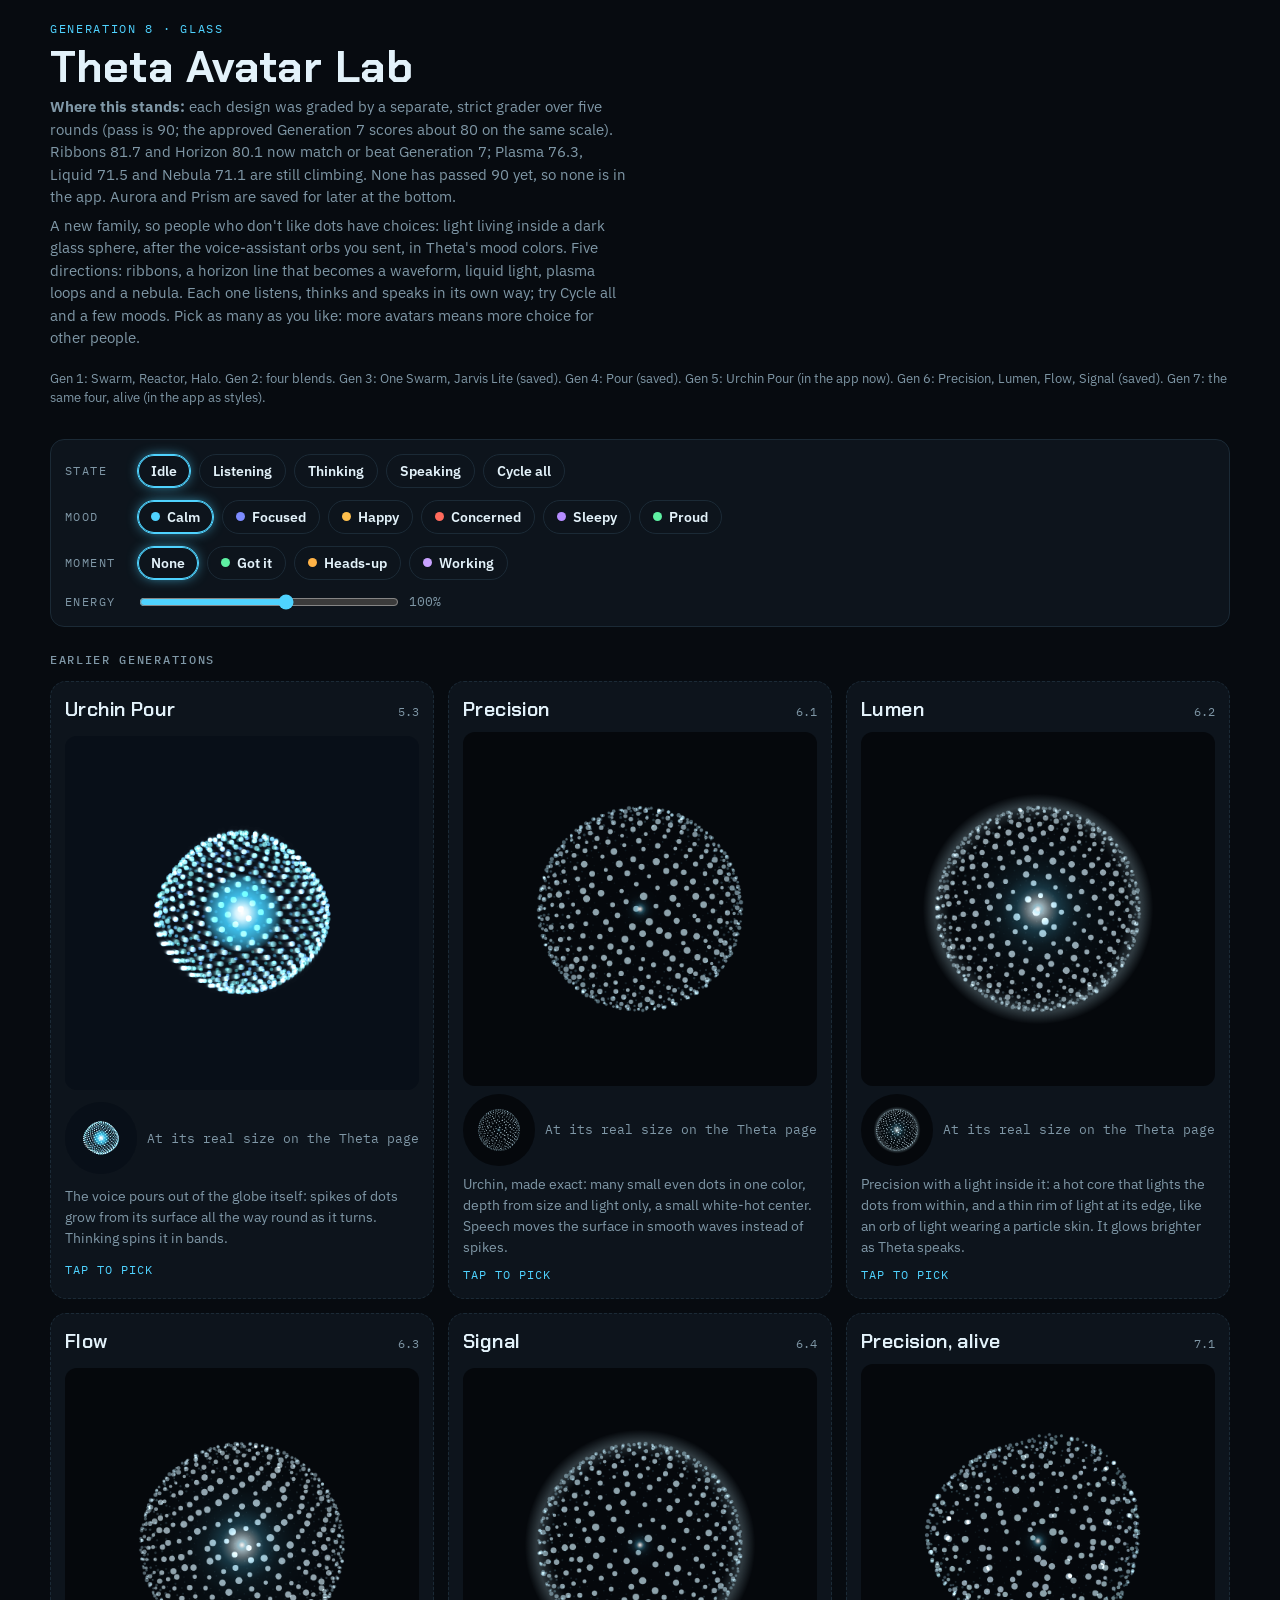
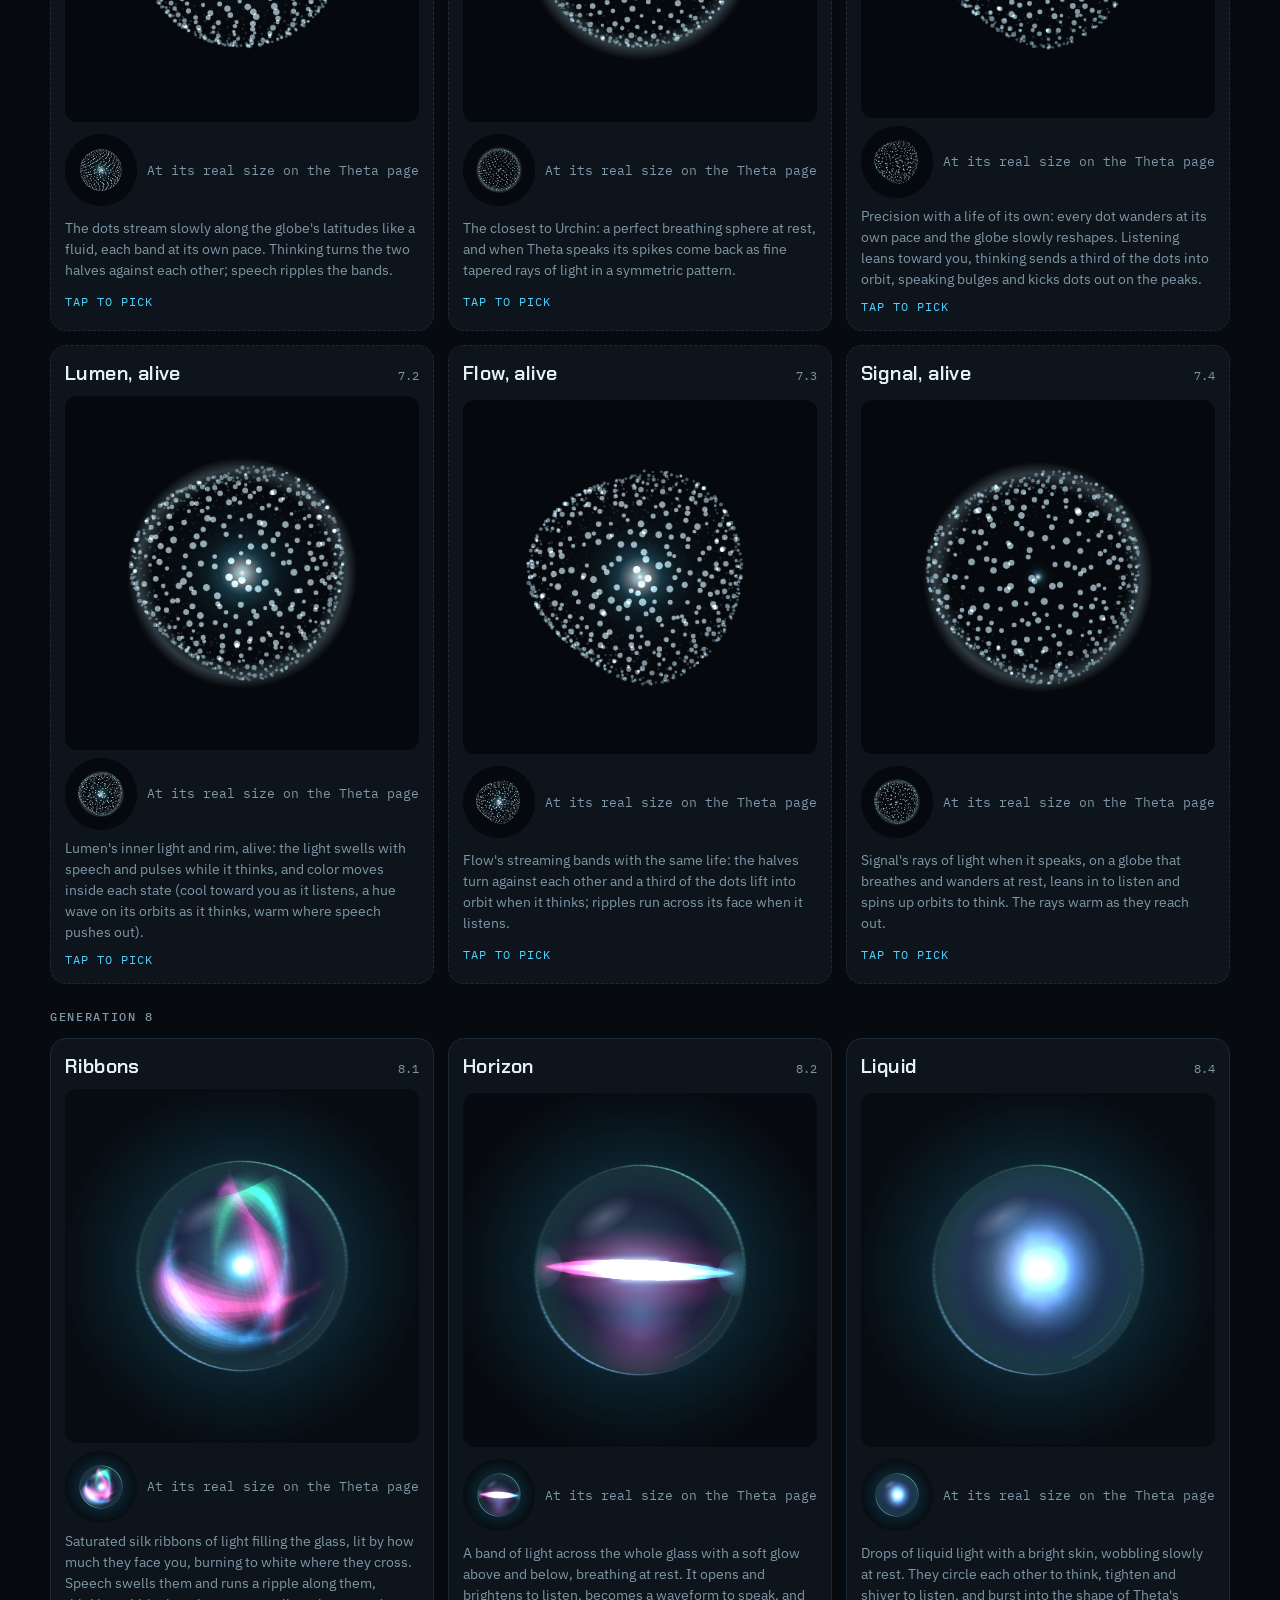
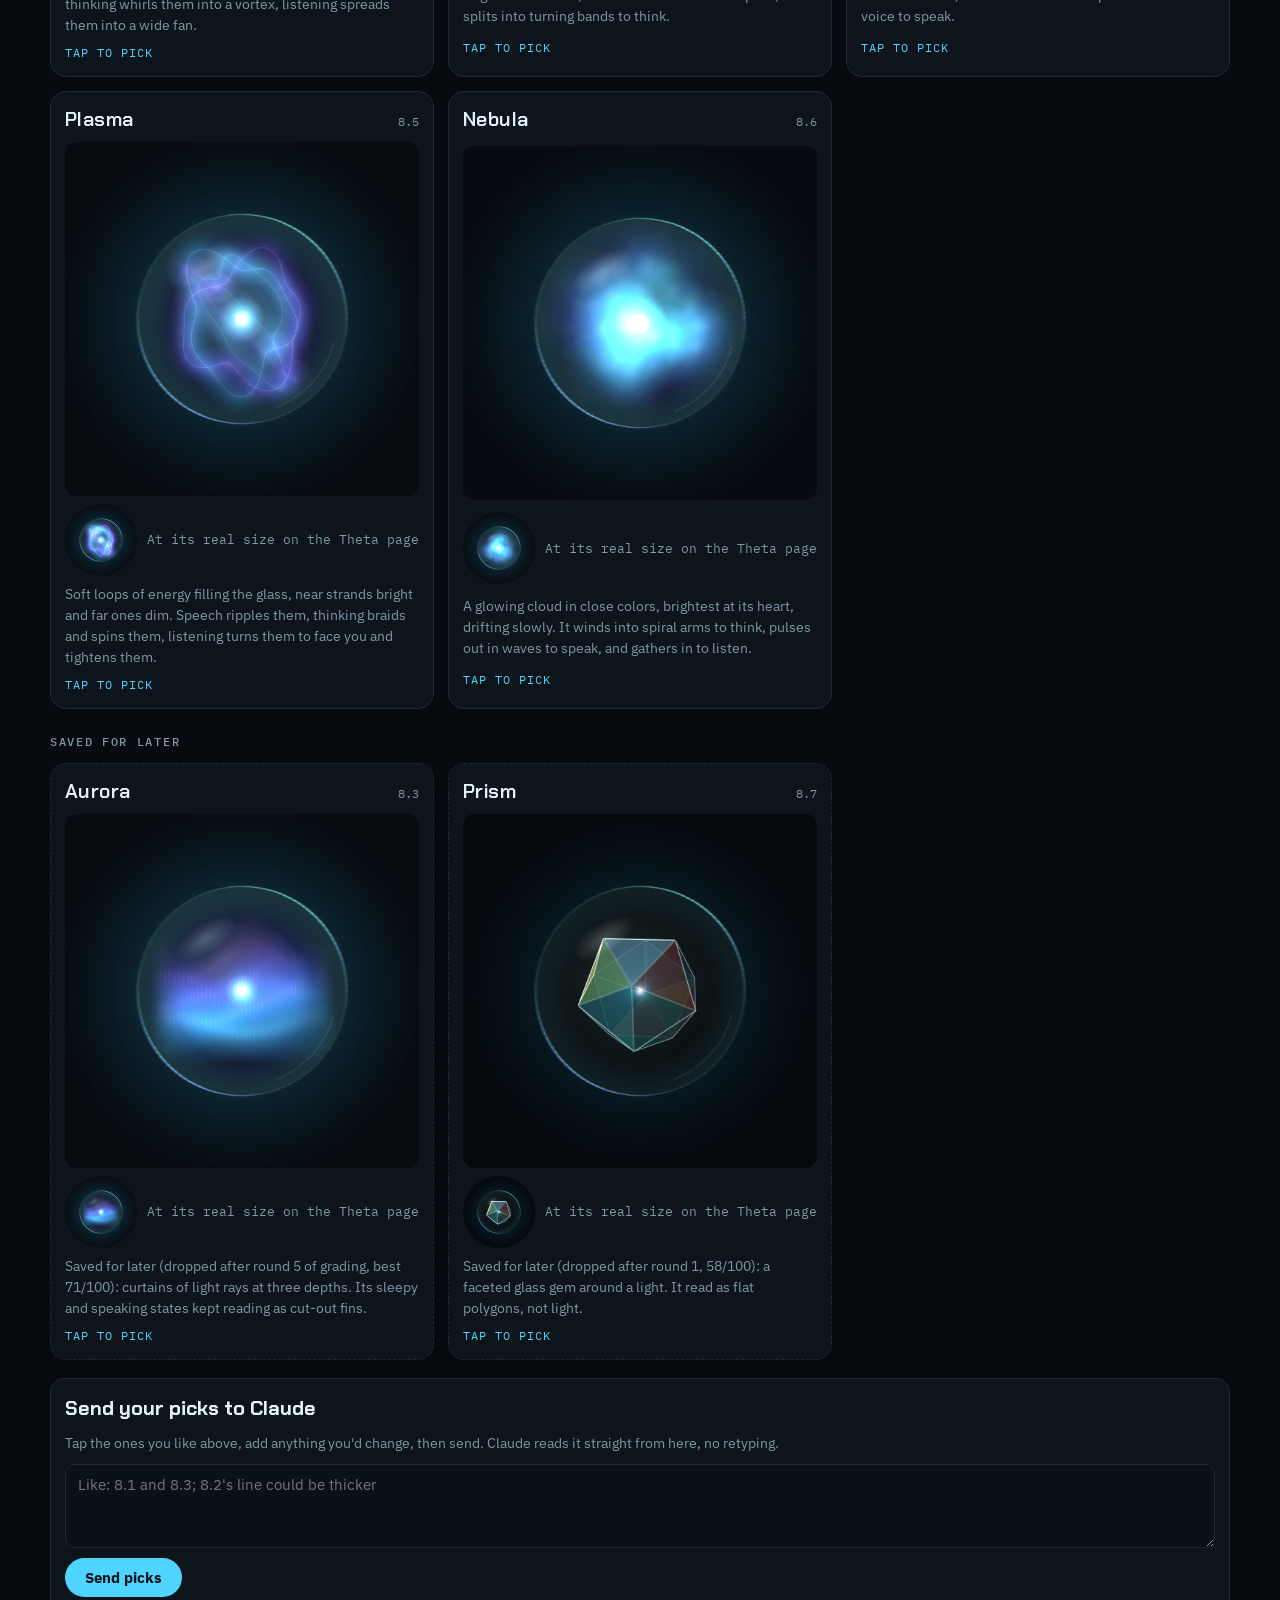
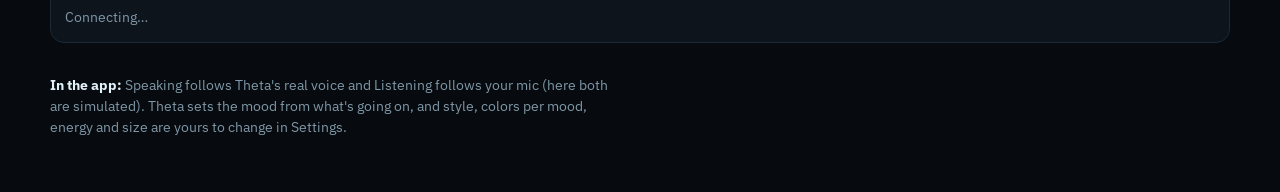
<file: docs/avatar-lab/avatar-lab.html>
<!doctype html><html><head><meta charset=utf8><meta name=viewport content="width=device-width,initial-scale=1,viewport-fit=cover"><style>:root{color-scheme:light;box-sizing:border-box;padding-top:env(safe-area-inset-top,0px);padding-bottom:env(safe-area-inset-bottom,0px)}html{scroll-padding-top:env(safe-area-inset-top,0px)}body{margin:0;padding:0;font:14px -apple-system,BlinkMacSystemFont,sans-serif;background:#fff;color:#000}img{max-width:100%}[hidden]:not([hidden=until-found i]){display:none!important}</style></head><body>
<title>Theta Avatar Lab</title>
<meta name="claude:viewport-fit-sides" content="cover">
<link rel="preconnect" href="https://fonts.googleapis.com">
<link rel="stylesheet" href="https://fonts.googleapis.com/css2?family=Chakra+Petch:wght@500;600;700&family=IBM+Plex+Sans:wght@400;500;600&family=IBM+Plex+Mono:wght@400;500&display=swap">
<style>
/* Layout: a dark instrument bench. Controls up top, live specimens in a grid, a feedback strip at the end. Single dark look on purpose (it's Theta's HUD). */
:root{
  --bg:#070b10; --panel:#0d141c; --line:#1b2a36; --ink:#e3f2fa; --muted:#7f97a6; --accent:#4fd3ff;
  --display:"Chakra Petch","Avenir Next Condensed","Arial Narrow",sans-serif;
  --body:"IBM Plex Sans",system-ui,-apple-system,sans-serif;
  --mono:"IBM Plex Mono",ui-monospace,Menlo,monospace;
  color-scheme:dark;
}
html,body{background:var(--bg);color:var(--ink)}
body{font-family:var(--body);font-size:15px;line-height:1.5;padding-left:max(16px,env(safe-area-inset-left,0px));padding-right:max(16px,env(safe-area-inset-right,0px));padding-block:20px 40px}
.wrap{max-width:1180px;margin:0 auto;display:grid;gap:18px}
header{display:grid;gap:6px}
.eyebrow{font-family:var(--mono);font-size:12px;letter-spacing:.14em;text-transform:uppercase;color:var(--accent)}
h1{font-family:var(--display);font-weight:700;font-size:clamp(28px,5vw,44px);line-height:1.05;margin:0;letter-spacing:.01em;text-wrap:balance}
.lede{color:var(--muted);max-width:64ch;margin:0}
.controls{display:grid;gap:12px;padding:14px;border:1px solid var(--line);border-radius:14px;background:var(--panel);position:sticky;top:env(safe-area-inset-top,0px);z-index:5}
body::before{content:"";position:fixed;inset:0 0 auto;height:env(safe-area-inset-top,0px);z-index:10;background:var(--bg)}
.row{display:flex;flex-wrap:wrap;gap:8px;align-items:center}
.row .lab{font-family:var(--mono);font-size:11.5px;letter-spacing:.12em;text-transform:uppercase;color:var(--muted);width:64px;flex:none}
.chip{font:600 14px var(--body);color:var(--ink);background:transparent;border:1px solid var(--line);border-radius:999px;padding:7px 13px;cursor:pointer;display:inline-flex;gap:7px;align-items:center}
.chip[aria-pressed="true"]{border-color:var(--c,var(--accent));box-shadow:0 0 0 1px var(--c,var(--accent)) inset,0 0 14px -4px var(--c,var(--accent))}
.chip .dot{width:9px;height:9px;border-radius:50%;background:var(--c)}
.chip:focus-visible,.spec:focus-visible,.send:focus-visible,textarea:focus-visible{outline:2px solid var(--accent);outline-offset:2px}
input[type=range]{accent-color:var(--accent);width:min(260px,60vw)}
.val{font-family:var(--mono);font-size:12.5px;color:var(--muted);min-width:3ch}
.grid{display:grid;grid-template-columns:repeat(auto-fill,minmax(min(100%,300px),1fr));gap:14px}
.spec{border:1px solid var(--line);border-radius:16px;background:var(--panel);padding:12px 14px 14px;display:grid;gap:8px;cursor:pointer;text-align:left;color:inherit;font:inherit}
.spec[aria-pressed="true"]{border-color:var(--accent);box-shadow:0 0 0 1px var(--accent) inset}
.spec .top{display:flex;justify-content:space-between;align-items:baseline;gap:8px}
.spec h2{font-family:var(--display);font-weight:600;font-size:20px;margin:0;letter-spacing:.02em}
.spec .code{font-family:var(--mono);font-size:12px;color:var(--muted)}
.spec canvas{width:100%;max-width:100%;aspect-ratio:1;display:block;border-radius:12px;background:#0b121a}
.spec p{margin:0;color:var(--muted);font-size:14px}
.tiny{display:flex;align-items:center;gap:10px;font-size:12.5px;color:var(--muted);font-family:var(--mono)}
.tiny canvas.small{width:72px;height:72px;aspect-ratio:auto;flex:none;border-radius:50%;background:#0b121a}
.spec .pick{font-family:var(--mono);font-size:12px;letter-spacing:.08em;text-transform:uppercase;color:var(--accent)}
.send-box{display:grid;gap:10px;padding:14px;border:1px solid var(--line);border-radius:14px;background:var(--panel)}
.send-box h2{font-family:var(--display);font-size:20px;margin:0}
.send-box p{margin:0;color:var(--muted);font-size:14px}
textarea{width:100%;box-sizing:border-box;min-height:84px;font:15px var(--body);color:var(--ink);background:#0a1118;border:1px solid var(--line);border-radius:10px;padding:10px 12px;resize:vertical}
.send{justify-self:start;font:700 15px var(--body);color:#04121a;background:var(--accent);border:0;border-radius:999px;padding:10px 20px;cursor:pointer}
.send:disabled{opacity:.6;cursor:default}
.status{font-size:14px;color:var(--muted);min-height:1.4em}
.foot{color:var(--muted);font-size:14px;max-width:70ch}
.foot b{color:var(--ink)}
.history{font-size:13px;color:var(--muted)}
.shelf{font-family:var(--mono);font-size:12px;letter-spacing:.14em;text-transform:uppercase;color:var(--muted);margin:6px 0 -6px;font-weight:500}
.spec.saved{border-style:dashed}
</style>

<div class="wrap">
  <header>
    <div class="eyebrow">Generation 8 · Glass</div>
    <h1>Theta Avatar Lab</h1>
    <p class="lede"><b>Where this stands:</b> each design was graded by a separate, strict grader over five rounds (pass is 90; the approved Generation 7 scores about 80 on the same scale). Ribbons 81.7 and Horizon 80.1 now match or beat Generation 7; Plasma 76.3, Liquid 71.5 and Nebula 71.1 are still climbing. None has passed 90 yet, so none is in the app. Aurora and Prism are saved for later at the bottom.</p>
    <p class="lede">A new family, so people who don't like dots have choices: light living inside a dark glass sphere, after the voice-assistant orbs you sent, in Theta's mood colors. Five directions: ribbons, a horizon line that becomes a waveform, liquid light, plasma loops and a nebula. Each one listens, thinks and speaks in its own way; try Cycle all and a few moods. Pick as many as you like: more avatars means more choice for other people.</p>
    <p class="lede" hidden>The four you liked, alive. Every dot has its own pace and wander and springs into place, so nothing moves like a machine. Each state has its own shape: listening leans toward you like an ear, thinking peels dots off into orbits, speaking bulges with each syllable and kicks dots out on the peaks. Color moves inside a state, apart from the mood color, and the new Moment row shows moments on top of any mood. Try Cycle all, then a moment.</p>
    <p class="history">Gen 1: Swarm, Reactor, Halo. Gen 2: four blends. Gen 3: One Swarm, Jarvis Lite (saved). Gen 4: Pour (saved). Gen 5: Urchin Pour (in the app now). Gen 6: Precision, Lumen, Flow, Signal (saved). Gen 7: the same four, alive (in the app as styles).</p>
  </header>

  <section class="controls" aria-label="Controls">
    <div class="row" role="group" aria-label="What Theta is doing"><span class="lab">State</span>
      <button class="chip" data-state="idle" aria-pressed="true">Idle</button>
      <button class="chip" data-state="listening" aria-pressed="false">Listening</button>
      <button class="chip" data-state="thinking" aria-pressed="false">Thinking</button>
      <button class="chip" data-state="speaking" aria-pressed="false">Speaking</button>
      <button class="chip" id="tour" aria-pressed="false">Cycle all</button>
    </div>
    <div class="row" role="group" aria-label="Theta's mood"><span class="lab">Mood</span>
      <button class="chip" data-mood="calm" aria-pressed="true" style="--c:#4fd3ff"><span class="dot"></span>Calm</button>
      <button class="chip" data-mood="focused" aria-pressed="false" style="--c:#7d8bff"><span class="dot"></span>Focused</button>
      <button class="chip" data-mood="happy" aria-pressed="false" style="--c:#ffc04d"><span class="dot"></span>Happy</button>
      <button class="chip" data-mood="concerned" aria-pressed="false" style="--c:#ff6a5c"><span class="dot"></span>Concerned</button>
      <button class="chip" data-mood="sleepy" aria-pressed="false" style="--c:#b58cff"><span class="dot"></span>Sleepy</button>
      <button class="chip" data-mood="proud" aria-pressed="false" style="--c:#5ef0a2"><span class="dot"></span>Proud</button>
    </div>
    <div class="row" role="group" aria-label="A moment on top of the mood"><span class="lab">Moment</span>
      <button class="chip" data-sit="none" aria-pressed="true">None</button>
      <button class="chip" data-sit="success" aria-pressed="false" style="--c:#5ef0a2"><span class="dot"></span>Got it</button>
      <button class="chip" data-sit="alert" aria-pressed="false" style="--c:#ffb347"><span class="dot"></span>Heads-up</button>
      <button class="chip" data-sit="working" aria-pressed="false" style="--c:#c9a2ff"><span class="dot"></span>Working</button>
    </div>
    <div class="row"><span class="lab">Energy</span>
      <input type="range" id="energy" min="20" max="160" value="100" aria-label="How much it moves"><span class="val" id="energy-v">100%</span>
    </div>
  </section>

  <h2 class="shelf">Earlier generations</h2>
  <section class="grid" id="saved" aria-label="Saved favorites"></section>
  <h2 class="shelf">Generation 8</h2>
  <section class="grid" id="grid" aria-label="Avatar directions"></section>

  <h2 class="shelf">Saved for later</h2>
  <section class="grid" id="later" aria-label="Dropped directions, kept for later"></section>

  <section class="send-box" aria-label="Send your picks">
    <h2>Send your picks to Claude</h2>
    <p>Tap the ones you like above, add anything you'd change, then send. Claude reads it straight from here, no retyping.</p>
    <textarea id="note" placeholder="Like: 8.1 and 8.3; 8.2's line could be thicker"></textarea>
    <button class="send" id="send" type="button">Send picks</button>
    <div class="status" id="status" role="status"></div>
  </section>

  <p class="foot"><b>In the app:</b> Speaking follows Theta's real voice and Listening follows your mic (here both are simulated). Theta sets the mood from what's going on, and style, colors per mood, energy and size are yours to change in Settings.</p>
</div>

<script>
(() => {
  const MOODS = {
    calm:      {hue: 195, sat: 95, light: 62, speed: 1.0, jitter: 0, bounce: 0},
    focused:   {hue: 232, sat: 95, light: 68, speed: 1.25, jitter: 0, bounce: 0},
    happy:     {hue: 40,  sat: 100, light: 62, speed: 1.15, jitter: 0, bounce: 1},
    concerned: {hue: 6,   sat: 100, light: 64, speed: 1.35, jitter: 1, bounce: 0},
    sleepy:    {hue: 266, sat: 85, light: 70, speed: 0.45, jitter: 0, bounce: 0},
    proud:     {hue: 150, sat: 85, light: 62, speed: 1.1, jitter: 0, bounce: 0.6},
  };
  const st = {state: "idle", mood: "calm", energy: 1, situation: "none"};
  const cur = {hue: 195, sat: 95, light: 62, speed: 1, jitter: 0, bounce: 0};
  const reduce = matchMedia("(prefers-reduced-motion: reduce)").matches;
  const TAU = Math.PI * 2;
  const C = (dh = 0, dl = 0, a = 1) => `hsla(${(cur.hue + dh + 360) % 360},${cur.sat}%,${Math.min(96, cur.light + dl)}%,${a})`;

  // a believable voice / mic level
  let level = 0;
  function targetLevel(t) {
    if (st.state === "speaking") { const phrase = Math.sin(t * 0.9) > -0.75 ? 1 : 0.1; return phrase * (0.25 + 0.75 * Math.max(0, Math.sin(t * 17) * 0.6 + Math.sin(t * 7.3 + 1) * 0.4)); }
    if (st.state === "listening") return 0.15 + 0.35 * Math.max(0, Math.sin(t * 9.1) * Math.sin(t * 2.3));
    return 0;
  }
  // the voice "spectrum" at angle a (0..TAU): shared by bars and the dot ring, so they move together
  const spec = (a, t, lv) => lv * (0.55 * Math.abs(Math.sin(a * 5 + t * 9)) + 0.45 * Math.abs(Math.sin(a * 11 - t * 5)));

  // ---- the swarm: springs toward a formation that depends on the state
  function makeSwarm(N) {
    const p = [];
    for (let i = 0; i < N; i++) {
      const y = 1 - (i / (N - 1)) * 2, r = Math.sqrt(1 - y * y), th = i * 2.39996;
      p.push({bx: Math.cos(th) * r, by: y, bz: Math.sin(th) * r, s: Math.random(), x: 0, y: 0, vx: 0, vy: 0, d: 0.5, init: false});
    }
    return p;
  }
  // target (x, y in units of R, depth 0..1) for particle i
  function formation(q, i, N, t, lv, sp) {
    const s = q.s;
    if (st.state === "listening") { // a tilted dish of rings, rippling inward with your voice
      const u = (i % 60) / 60, ring = Math.floor(i / 60) / Math.ceil(N / 60), a = u * TAU + ring * 3 + t * 0.4 * sp;
      let r = 0.25 + 0.85 * ring; r *= 1 + 0.08 * (0.4 + lv) * Math.sin(r * 14 - t * 8);
      return [Math.cos(a) * r, Math.sin(a) * r * 0.42 + 0.05, 0.4 + 0.6 * (Math.sin(a) * 0.5 + 0.5)];
    }
    if (st.state === "thinking") { // a three-armed galaxy spinning up
      const arm = i % 3, u = i / N, a = u * 9 + arm * TAU / 3 + t * 1.8 * sp + s * 0.4, r = 0.12 + 0.95 * Math.pow(u, 0.8) + (s - 0.5) * 0.08;
      return [Math.cos(a) * r, Math.sin(a) * r * 0.55, 0.3 + 0.7 * (1 - u)];
    }
    if (st.state === "speaking") { // a ring of voice: each dot rides the spectrum at its angle
      if (i % 7 === 0) { const a = s * TAU + t * 2, r = 0.25 * s; return [Math.cos(a) * r, Math.sin(a) * r, 1]; } // a few stay in the core
      const a = i / N * TAU, band = (s - 0.5) * 0.18, r = 0.72 + band + spec(a, t, lv) * 0.55;
      return [Math.cos(a) * r, Math.sin(a) * r, 0.5 + 0.5 * spec(a, t, lv) / Math.max(lv, 0.01)];
    }
    // idle: a breathing, slowly turning globe with flowing ripples; the mood bends its shape
    const rot = t * 0.35 * sp, cr = Math.cos(rot), sr = Math.sin(rot);
    let X = q.bx * cr - q.bz * sr, Z = q.bx * sr + q.bz * cr, Y = q.by * 0.94 - Z * 0.34; Z = q.by * 0.34 + Z * 0.94;
    let k = 1 + 0.05 * Math.sin(t * 1.4 + q.by * 4) + 0.03 * Math.sin(t * 2.1 + s * 9);
    k *= moodShape(Math.atan2(Y, X), t, s);
    if (moodW.sleepy > 0.01) Y += moodW.sleepy * (0.12 + 0.05 * Math.sin(t * 0.6)) * (1 - Math.abs(X)); // sags
    return [X * k, Y * k, (Z + 1) / 2];
  }
  // how far each mood is "in" (eased), so shape changes blend as the mood changes
  const moodW = {calm: 1, focused: 0, happy: 0, concerned: 0, sleepy: 0, proud: 0};
  function moodShape(a, t, s) {
    let k = 1;
    k *= 1 + moodW.concerned * 0.16 * Math.pow(Math.max(0, Math.sin(a * 9 + t * 3)), 6);  // spikes
    k *= 1 + moodW.happy * 0.07 * Math.abs(Math.sin(t * 4.2));                           // bouncy pulse
    k *= 1 - moodW.focused * 0.12;                                                        // tighter
    k *= 1 + moodW.proud * (s > 0.97 ? 0.35 * Math.abs(Math.sin(t * 2 + s * 50)) : 0);   // sparkles fly out
    return k;
  }
  function drawSwarm(g, S, t, lv, sw, R, opts = {}) {
    const c = S / 2, sp = cur.speed * st.energy, N = sw.length;
    const k = 0.06 + 0.04 * cur.bounce, damp = 0.78 + 0.1 * cur.bounce;
    g.globalCompositeOperation = "lighter";
    for (let i = 0; i < N; i++) {
      const q = sw[i];
      let [tx, ty, d] = (opts.form || formation)(q, i, N, t, lv, sp);
      if (cur.jitter) { tx += (Math.random() - 0.5) * 0.03; ty += (Math.random() - 0.5) * 0.03; }
      tx = c + tx * R; ty = c + ty * R;
      if (!q.init) { q.x = tx; q.y = ty; q.init = true; }
      q.vx = (q.vx + (tx - q.x) * k) * damp; q.vy = (q.vy + (ty - q.y) * k) * damp;
      q.x += q.vx; q.y += q.vy; q.d += (d - q.d) * 0.15;
      const speed = Math.min(1, Math.hypot(q.vx, q.vy) / (S * 0.02)), size = S * (0.0035 + 0.0055 * q.d) * (opts.scale || 1);
      const spark = moodW.proud > 0.3 && q.s > 0.97 ? 0.5 : 0;
      g.fillStyle = C(q.s * 40 - 20, q.d * 12 + speed * 10 + spark * 40, 0.1 + 0.42 * q.d + spark);
      g.beginPath(); g.arc(q.x, q.y, size, 0, TAU); g.fill();
    }
    g.globalCompositeOperation = "source-over";
  }
  function core(g, S, r) {
    const c = S / 2, cr = S * r, gr = g.createRadialGradient(c, c, 0, c, c, cr * 3.2);
    gr.addColorStop(0, "#ffffff"); gr.addColorStop(0.16, C(0, 30)); gr.addColorStop(0.45, C(0, 0, 0.75)); gr.addColorStop(1, C(0, 0, 0));
    g.fillStyle = gr; g.beginPath(); g.arc(c, c, cr * 3.2, 0, TAU); g.fill();
  }
  function bars(g, S, t, lv, store, r0, n, len) {
    const c = S / 2, sp = cur.speed * st.energy;
    for (let i = 0; i < n; i++) {
      const a = i / n * TAU;
      let target = 0.03 + 0.02 * Math.sin(t * 1.5 * sp + i * 0.4);
      if (st.state === "speaking") target += spec(a, t, lv) * 0.6;
      if (st.state === "listening") target += lv * 0.25 * Math.abs(Math.sin(i * 1.3 + t * 12));
      if (st.state === "thinking") { const dd = ((a - t * 2.6 * sp) % TAU + TAU) % TAU; target += 0.25 * Math.max(0, 1 - dd / 1.2); }
      store[i] += (target - store[i]) * 0.25;
      const r1 = r0 + S * store[i] * len;
      g.strokeStyle = C(i % 2 ? 8 : -8, store[i] * 40, 0.45 + store[i]); g.lineWidth = S * 0.009; g.lineCap = "round";
      g.beginPath(); g.moveTo(c + Math.cos(a) * r0, c + Math.sin(a) * r0); g.lineTo(c + Math.cos(a) * r1, c + Math.sin(a) * r1); g.stroke();
    }
  }
  // Reactor rings in 3D: tilted, segmented, passing in front of and behind the swarm
  function rings3d(g, S, t, lv, R, front) {
    const c = S / 2, sp = cur.speed * st.energy * (st.state === "thinking" ? 2.5 : 1);
    [[1.18, 1.1, 0.35, 5, 0.012], [1.32, -0.6, -0.5, 3, 0.008]].forEach(([rr, tilt, spin, segs, w], j) => {
      const rad = R * rr * (1 + 0.03 * lv), rot = t * spin * sp, ct = Math.cos(tilt + 0.15 * Math.sin(t * 0.3)), stt = Math.sin(tilt + 0.15 * Math.sin(t * 0.3));
      g.lineWidth = S * w; g.lineCap = "round";
      for (let k = 0; k < segs; k++) {
        g.beginPath(); let started = false;
        for (let u = 0; u <= 1.0001; u += 0.05) {
          const a = rot + (k + u * 0.62) * TAU / segs, x = Math.cos(a) * rad, y0 = Math.sin(a) * rad;
          const y = y0 * ct, z = y0 * stt;
          if ((z >= 0) !== front) { started = false; continue; }
          started ? g.lineTo(c + x, c + y) : g.moveTo(c + x, c + y); started = true;
        }
        g.strokeStyle = C(j * 15, front ? 15 : -10, front ? 0.85 : 0.3); g.stroke();
      }
    });
  }
  // the halo made of dots: columns of dots that rise with the voice
  function dotBars(g, S, t, lv, sw, R) {
    const c = S / 2, n = 72, per = Math.floor(sw.length / n), sp = cur.speed * st.energy;
    g.globalCompositeOperation = "lighter";
    for (let i = 0; i < n * per; i++) {
      const q = sw[i], b = Math.floor(i / per), k = i % per, a = b / n * TAU;
      let h;
      if (st.state === "speaking") h = 0.05 + spec(a, t, lv) * 0.9;
      else if (st.state === "listening") h = 0.05 + lv * 0.4 * Math.abs(Math.sin(b * 1.3 + t * 12));
      else if (st.state === "thinking") { const dd = ((a - t * 2.6 * sp) % TAU + TAU) % TAU; h = 0.05 + 0.55 * Math.max(0, 1 - dd / 1.4); }
      else h = 0.06 + 0.04 * Math.sin(t * 1.5 * sp + b * 0.5);
      const r = R * (0.62 + (k / per) * h * 1.2) * (st.state === "listening" ? 0.85 : 1);
      const tx = c + Math.cos(a) * r, ty = c + Math.sin(a) * r;
      if (!q.init) { q.x = tx; q.y = ty; q.init = true; }
      q.vx = (q.vx + (tx - q.x) * 0.12) * 0.75; q.vy = (q.vy + (ty - q.y) * 0.12) * 0.75; q.x += q.vx; q.y += q.vy;
      const lit = k / per < h * 1.2 ? 1 : 0.25;
      g.fillStyle = C((k / per) * 30, 5 + 12 * (k / per), 0.18 + 0.5 * lit);
      g.beginPath(); g.arc(q.x, q.y, S * 0.0055, 0, TAU); g.fill();
    }
    g.globalCompositeOperation = "source-over";
  }

  // 3.2: one swarm that becomes the voice bars: the same dots fly out into columns when Theta speaks
  function unified(q, i, N, t, lv, sp) {
    if (st.state !== "speaking") return formation(q, i, N, t, lv, sp);
    const n = 72, b = i % n, k = Math.floor(i / n), per = Math.ceil(N / n), a = b / n * TAU;
    const h = 0.08 + spec(a, t, lv) * 0.85;
    const r = 0.55 + (k / per) * h * 1.1;
    return [Math.cos(a) * r, Math.sin(a) * r, 0.4 + 0.6 * (k / per < h ? 1 : 0.3)];
  }
  // a thin dot halo (Dot Spectrum's columns, fewer and finer) for around the swarm
  function dotHalo(g, S, t, lv, sw, R0, n = 60, dot = 1) {
    const c = S / 2, per = Math.floor(sw.length / n), sp = cur.speed * st.energy;
    g.globalCompositeOperation = "lighter";
    for (let i = 0; i < n * per; i++) {
      const q = sw[i], b = Math.floor(i / per), k = i % per, a = b / n * TAU;
      let h = 0.06 + 0.04 * Math.sin(t * 1.5 * sp + b * 0.5);
      if (st.state === "speaking") h = 0.05 + spec(a, t, lv) * 0.9;
      else if (st.state === "listening") h = 0.05 + lv * 0.4 * Math.abs(Math.sin(b * 1.3 + t * 12));
      else if (st.state === "thinking") { const dd = ((a - t * 2.6 * sp) % TAU + TAU) % TAU; h = 0.05 + 0.6 * Math.max(0, 1 - dd / 1.4); }
      const r = R0 * (1 + (k / per) * h * 0.55) * moodShape(a, t, 0.5);
      const tx = c + Math.cos(a) * r, ty = c + Math.sin(a) * r;
      if (!q.init) { q.x = tx; q.y = ty; q.init = true; }
      q.vx = (q.vx + (tx - q.x) * 0.12) * 0.75; q.vy = (q.vy + (ty - q.y) * 0.12) * 0.75; q.x += q.vx; q.y += q.vy;
      const lit = k / per < h * 1.2 ? 1 : 0.2;
      g.fillStyle = C((k / per) * 30, 5 + 12 * (k / per), 0.15 + 0.5 * lit);
      g.beginPath(); g.arc(q.x, q.y, S * 0.0048 * dot, 0, TAU); g.fill();
    }
    g.globalCompositeOperation = "source-over";
  }
  function oneRing(g, S, t, lv, R) {
    const c = S / 2, sp = cur.speed * st.energy * (st.state === "thinking" ? 2.5 : 1), segs = 4;
    g.lineWidth = S * 0.006; g.lineCap = "round"; g.strokeStyle = C(10, 5, 0.55);
    for (let k = 0; k < segs; k++) { const a = t * 0.3 * sp + k * TAU / segs; g.beginPath(); g.arc(c, c, R * (1 + 0.02 * lv), a, a + TAU / segs * 0.7); g.stroke(); }
  }

  // halo column position in formation units (R0 = ring radius relative to the swarm's R)
  function columns(i, N, n, t, lv, sp, R0, grow) {
    const b = i % n, k = Math.floor(i / n), per = Math.ceil(N / n), a = b / n * TAU;
    let h = 0.06 + 0.04 * Math.sin(t * 1.5 * sp + b * 0.5);
    if (st.state === "speaking") h = 0.08 + spec(a, t, lv) * 0.85;
    else if (st.state === "listening") h = 0.05 + lv * 0.4 * Math.abs(Math.sin(b * 1.3 + t * 12));
    else if (st.state === "thinking") { const dd = ((a - t * 2.6 * sp) % TAU + TAU) % TAU; h = 0.05 + 0.6 * Math.max(0, 1 - dd / 1.4); }
    const r = (R0 + (k / per) * h * grow) * moodShape(a, t, 0.5);
    return [Math.cos(a) * r, Math.sin(a) * r, k / per < h ? 1 : 0.3];
  }
  // 4.2: One Swarm, smoother: when it thinks, the galaxy's outer stars ride a comet sweep; core dots never leave
  function unified2(q, i, N, t, lv, sp) {
    if (st.state === "thinking" && q.s > 0.78) { const a = t * 2.6 * sp - (q.s - 0.78) * 6, r = 0.98 + (q.s - 0.78) * 0.3; return [Math.cos(a) * r, Math.sin(a) * r, 1]; }
    if (st.state === "speaking" && i % 9 === 0) { const a = q.s * TAU + t * 2, r = 0.28 * q.s; return [Math.cos(a) * r, Math.sin(a) * r, 1]; }
    return unified(q, i, N, t, lv, sp);
  }
  // 4.3: one system: the inner swarm and the outer halo trade dots; when Theta talks, the swarm pours into the halo
  function merged(q, i, N, t, lv, sp) {
    const haloShare = 0.4;
    if (st.state === "speaking" || q.s < haloShare) return columns(i, N, 60, t, lv, sp, 1.45, st.state === "speaking" ? 0.9 : 0.5);
    return formation(q, i, N, t, lv, sp);
  }
  // a ring that answers the voice: each segment brightens with the spectrum at its angle; thinking lights a sweep
  function liveRing(g, S, t, lv, R, segs = 24, ticks = false) {
    const c = S / 2, sp = cur.speed * st.energy, step = TAU / segs, rot = t * 0.2 * sp;
    g.lineCap = "round"; g.lineWidth = S * 0.007;
    for (let k = 0; k < segs; k++) {
      const a = rot + k * step;
      let lit = 0.25;
      if (st.state === "speaking") lit += Math.min(0.75, spec(a, t, lv) * 1.2);
      if (st.state === "listening") lit += 0.35 * lv;
      if (st.state === "thinking") { const dd = ((a - t * 2.6 * sp) % TAU + TAU) % TAU; lit += 0.7 * Math.max(0, 1 - dd / 1.6); }
      g.strokeStyle = C(10, 5 + lit * 20, Math.min(1, lit)); g.beginPath(); g.arc(c, c, R * (1 + 0.015 * lv), a, a + step * 0.72); g.stroke();
      if (ticks && k % 3 === 0) { g.lineWidth = S * 0.004; g.beginPath(); g.moveTo(c + Math.cos(a) * R * 1.06, c + Math.sin(a) * R * 1.06); g.lineTo(c + Math.cos(a) * R * 1.11, c + Math.sin(a) * R * 1.11); g.stroke(); g.lineWidth = S * 0.007; }
    }
  }

  // ---------------- 3D: world-space springs, a drifting camera, depth sorting, fog
  const pts3 = [];
  function draw3d(g, S, t, lv, sw, form, opts = {}) {
    const c = S / 2, sp = cur.speed * st.energy, N = sw.length, R = S * (opts.scale || 0.3);
    const yaw = t * 0.18 * sp + (opts.yaw0 || 0), pitch = (opts.pitch ?? 0.5) + 0.06 * Math.sin(t * 0.37), D = 3.2;
    const cy = Math.cos(yaw), sy = Math.sin(yaw), cp = Math.cos(pitch), spn = Math.sin(pitch);
    const k = 0.07 + 0.04 * cur.bounce, damp = 0.8 + 0.08 * cur.bounce;
    pts3.length = 0;
    for (let i = 0; i < N; i++) {
      const q = sw[i];
      const [tx, ty, tz, br] = form(q, i, N, t, lv, sp);
      if (!q.w) { q.w = [tx, ty, tz]; q.v = [0, 0, 0]; }
      for (let j = 0; j < 3; j++) { q.v[j] = (q.v[j] + ([tx, ty, tz][j] - q.w[j]) * k) * damp; q.w[j] += q.v[j]; }
      let [x, y, z] = q.w;
      if (cur.jitter) { x += (Math.random() - 0.5) * 0.015; y += (Math.random() - 0.5) * 0.015; }
      const x1 = x * cy - z * sy, z1 = x * sy + z * cy;           // yaw
      const y2 = y * cp - z1 * spn, z2 = y * spn + z1 * cp;       // pitch
      const pr = D / (D + z2);
      pts3.push([c + x1 * R * pr, c + y2 * R * pr, z2, pr, br, q.s, Math.hypot(q.v[0], q.v[1], q.v[2])]);
      if (opts.mirror && y < 0) { // a faint reflection under the floor (y = 0)
        const ym = -y, y3 = ym * cp - z1 * spn, z3 = ym * spn + z1 * cp, pm = D / (D + z3);
        pts3.push([c + x1 * R * pm, c + y3 * R * pm, z3, pm, br * 0.22, q.s, 0, true]);
      }
    }
    pts3.sort((a, b) => b[2] - a[2]); // far first
    g.globalCompositeOperation = "lighter";
    let coreDrawn = false;
    for (const [px, py, z, pr, br, s, v, refl] of pts3) {
      if (!coreDrawn && z < 0) { g.globalCompositeOperation = "source-over"; core(g, S, (opts.core || 0.035) + 0.045 * lv); g.globalCompositeOperation = "lighter"; coreDrawn = true; }
      const fog = Math.max(0.12, Math.min(1, 0.62 - z * 0.55));   // far = dim
      const spark = moodW.proud > 0.3 && s > 0.97 ? 0.45 : 0;
      g.fillStyle = C(s * 40 - 20, (pr - 0.8) * 50 + Math.min(1, v * 40) * 12 + spark * 40, (0.08 + 0.5 * br) * fog + spark);
      g.beginPath(); g.arc(px, py, S * 0.0052 * pr * pr * (refl ? 0.8 : 1) * (opts.dot || 1), 0, TAU); g.fill();
    }
    if (!coreDrawn) { g.globalCompositeOperation = "source-over"; core(g, S, (opts.core || 0.035) + 0.045 * lv); }
    g.globalCompositeOperation = "source-over";
  }
  // the inner swarm, in 3D (world units: inner radius ~0.5)
  function inner3(q, i, N, t, lv, sp, r0 = 0.5) {
    const s = q.s;
    if (st.state === "listening") { // a flat dish in the floor plane, rippling
      const ring = (i % 7) / 7, a = s * TAU + t * 0.5 * sp;
      let r = r0 * (0.25 + 0.85 * ring); r *= 1 + 0.1 * (0.4 + lv) * Math.sin(r * 18 - t * 8);
      return [Math.cos(a) * r, -0.04 * Math.sin(r * 12 - t * 6) - 0.05, Math.sin(a) * r, 0.8];
    }
    if (st.state === "thinking") { // a galaxy lying in the floor plane, spinning
      const arm = i % 3, u = s, a = u * 8 + arm * TAU / 3 + t * 1.8 * sp, r = r0 * (0.15 + 1.05 * Math.pow(u, 0.8));
      return [Math.cos(a) * r, (q.by * 0.05), Math.sin(a) * r, 0.5 + 0.5 * (1 - u)];
    }
    const k = (1 + 0.05 * Math.sin(t * 1.4 + q.by * 4) + 0.03 * Math.sin(t * 2.1 + s * 9)) * moodShape(Math.atan2(q.by, q.bx), t, s);
    let y = q.by * r0 * k; if (moodW.sleepy > 0.01) y += moodW.sleepy * 0.08 * (1 - Math.abs(q.bx));
    return [q.bx * r0 * k, y - r0 * 0.15, q.bz * r0 * k, 0.7];
  }
  // 5.1 Skyline Pour: the halo is a ring of dot columns standing on the floor; Theta's voice pours the swarm into them and they rise
  function skyline(q, i, N, t, lv, sp, mirror = false) {
    const halo = st.state === "speaking" || q.s < 0.4;
    if (!halo) return inner3(q, i, N, t, lv, sp);
    const n = 48, b = i % n, kk = Math.floor(i / n), per = Math.ceil(N / n), a = b / n * TAU;
    let h = 0.06 + 0.04 * Math.sin(t * 1.5 * sp + b * 0.5);
    if (st.state === "speaking") h = 0.1 + spec(a, t, lv) * 1.1;
    else if (st.state === "listening") h = 0.05 + lv * 0.5 * Math.abs(Math.sin(b * 1.3 + t * 12));
    else if (st.state === "thinking") { const dd = ((a - t * 2.6 * sp) % TAU + TAU) % TAU; h = 0.05 + 0.7 * Math.max(0, 1 - dd / 1.4); }
    const R0 = 1.05 * moodShape(a, t, 0.5), u = kk / per;
    return [Math.cos(a) * R0, -u * h * 1.1 + 0.02, Math.sin(a) * R0, u < 0.98 ? 0.85 : 0.3];
  }
  // 5.2 Saturn Pour: the halo lies flat around the swarm like a planet's ring; the voice pushes the columns outward
  function saturn(q, i, N, t, lv, sp) {
    const halo = st.state === "speaking" || q.s < 0.4;
    if (!halo) return inner3(q, i, N, t, lv, sp, 0.55);
    const n = 60, b = i % n, kk = Math.floor(i / n), per = Math.ceil(N / n), a = b / n * TAU;
    let h = 0.06 + 0.04 * Math.sin(t * 1.5 * sp + b * 0.5);
    if (st.state === "speaking") h = 0.1 + spec(a, t, lv) * 0.9;
    else if (st.state === "listening") h = 0.05 + lv * 0.4 * Math.abs(Math.sin(b * 1.3 + t * 12));
    else if (st.state === "thinking") { const dd = ((a - t * 2.6 * sp) % TAU + TAU) % TAU; h = 0.05 + 0.6 * Math.max(0, 1 - dd / 1.4); }
    const r = (0.95 + (kk / per) * h * 0.75) * moodShape(a, t, 0.5);
    return [Math.cos(a) * r, Math.sin(a * 3 + t) * 0.02, Math.sin(a) * r, 0.85];
  }
  // 5.3 Urchin Pour: the voice pours out of the globe itself, in spikes along its surface, all the way round
  function urchin(q, i, N, t, lv, sp) {
    const lon = Math.atan2(q.bz, q.bx), lat = Math.asin(Math.max(-1, Math.min(1, q.by)));
    let r = 0.55 * (1 + 0.04 * Math.sin(t * 1.4 + q.by * 4)) * moodShape(lon, t, q.s);
    if (st.state === "speaking") r += q.s * 0.75 * spec(lon * 1.5 + lat, t, lv) * (0.6 + 0.4 * Math.sin(lat * 4 + t * 5));
    if (st.state === "listening") r *= 0.82 + 0.08 * Math.sin(lat * 10 - t * 7) * (0.4 + lv);
    let x = q.bx, y = q.by, z = q.bz;
    if (st.state === "thinking") { const a = lon + t * (1.5 + Math.abs(lat)) * sp; x = Math.cos(a) * Math.cos(lat); z = Math.sin(a) * Math.cos(lat); }
    return [x * r, y * r, z * r, 0.4 + 0.6 * q.s];
  }

  // ---- Generation 6: Urchin Pour, refined toward a frontier model's avatar. Precise, calm, lit like an object:
  // uniform dots on a Fibonacci sphere, depth from size and light only, one restrained color, a real light inside
  // (a hot core and a steep falloff), smooth motion instead of jitter. No light trails: every frame is crisp.
  function fib(N) { const a = []; for (let i = 0; i < N; i++) { const y = 1 - (i / (N - 1)) * 2, r = Math.sqrt(1 - y * y), th = i * 2.399963;
    a.push({x: Math.cos(th) * r, y, z: Math.sin(th) * r, s: Math.random(), lat: Math.asin(y) + (Math.random() - 0.5) * 0.035, lon: th % TAU + (Math.random() - 0.5) * 0.06}); } return a; }
  const tint = (l, a, satK = 0.5) => `hsla(${cur.hue},${Math.round(cur.sat * satK)}%,${Math.min(98, l)}%,${a})`;
  function lightAt(g, x, y, r, a, k = 0.09) { // a real light: hot white core, steep 1/(1+(d/k)^2) falloff, a faint tail to nothing
    const gr = g.createRadialGradient(x, y, 0, x, y, r);
    for (const d of [0, .03, .07, .12, .2, .3, .45, .65, .85, 1]) { const f = (1 / (1 + (d / k) ** 2)) * (1 - d) ** 2;
      gr.addColorStop(d, f > 0.5 ? `hsla(${cur.hue},${Math.round(cur.sat * (1 - f) )}%,${Math.round(70 + 28 * f)}%,${a * f})` : tint(66, a * f, 1)); }
    g.fillStyle = gr; g.beginPath(); g.arc(x, y, r, 0, TAU); g.fill();
  }
  function frontier(g, S, t, lv, me, o) {
    const c = S / 2, R = S * 0.27, D = 3.6, sp = cur.speed * st.energy;
    g.setTransform(1, 0, 0, 1, 0, 0); g.fillStyle = "#05080c"; g.fillRect(0, 0, S, S);
    g.translate(0, -S * cur.bounce * 0.01 * Math.abs(Math.sin(t * 3)));
    if (!me.fd) me.fd = fib(o.n || 900);
    const yaw = t * 0.16 * sp * (st.state === "thinking" ? 2.4 : 1), pitch = 0.32 + 0.05 * Math.sin(t * 0.3), cy = Math.cos(yaw), sy = Math.sin(yaw), cp = Math.cos(pitch), spn = Math.sin(pitch);
    const breathe = 1 + 0.018 * Math.sin(t * 1.3 * sp);
    if (o.inner) lightAt(g, c, c, R * (1.9 + 0.6 * lv), 0.8 + 0.2 * lv, 0.09); // the light inside
    const P = [];
    for (const q of me.fd) {
      let lon = q.lon, lat = q.lat, d = 0, ray = 0;
      if (o.flow) lon += t * sp * (0.25 + 0.35 * Math.cos(lat * 3)) * (st.state === "thinking" ? (lat > 0 ? 2.4 : -2.4) : 1);
      if (st.state === "speaking") {
        const w = Math.sin(lon * 3 + t * 4.2) * Math.cos(lat * 2) * 0.6 + Math.sin(lat * 5 - t * 5.5) * 0.4;
        if (o.rays) ray = Math.pow(Math.max(0, Math.sin(lon * 6 + t * 3)), 3) * (0.55 + 0.45 * Math.cos(lat * 3 + t * 2)) * lv * (0.7 + 0.6 * q.s);
        else d = w * lv * (o.flow ? 0.14 : 0.2);
      } else if (st.state === "listening") d = -0.05 + 0.05 * Math.sin(lat * 8 + t * 6) * (0.3 + lv);
      else if (st.state === "thinking" && !o.flow) { const band = Math.sin(lat * 2 - t * 3.2 * sp); d = 0.025 * Math.max(0, band); }
      const rr = breathe * (1 + d) * moodK(lon, t);
      const x0 = Math.cos(lat) * Math.cos(lon), y0 = Math.sin(lat), z0 = Math.cos(lat) * Math.sin(lon);
      const pr = v => { const [x, y, z] = v, x1 = x * cy - z * sy, z1 = x * sy + z * cy, y2 = y * cp - z1 * spn, z2 = y * spn + z1 * cp, k = D / (D + z2); return [c + x1 * R * k, c + y2 * R * k, z2, k]; };
      const a = pr([x0 * rr, y0 * rr, z0 * rr]);
      const scan = st.state === "thinking" && !o.flow ? Math.max(0, Math.cos(lat * 2 - t * 3.2 * sp)) ** 8 : 0;
      P.push([...a, q.s, ray ? pr([x0 * (rr + ray * 1.6), y0 * (rr + ray * 1.6), z0 * (rr + ray * 1.6)]) : null, scan]);
    }
    P.sort((p, q) => q[2] - p[2]);
    g.globalCompositeOperation = "lighter"; // dots add light where they overlap, like Urchin
    for (const [x, y, z, k, s, tip, scan] of P) {
      const front = Math.max(0, Math.min(1, 0.55 - z * 0.6)), lit = 0.06 + 0.94 * front ** 1.6;   // nearer = lit, farther = in shadow
      if (tip) { const gr = g.createLinearGradient(x, y, tip[0], tip[1]); gr.addColorStop(0, tint(86, 0.9 * lit)); gr.addColorStop(1, tint(80, 0));
        g.strokeStyle = gr; g.lineWidth = S * 0.005 * k; g.beginPath(); g.moveTo(x, y); g.lineTo(tip[0], tip[1]); g.stroke(); }
      g.fillStyle = tint(60 + 28 * front + 30 * scan, Math.min(1, (0.04 + 0.62 * lit) + scan * 0.7), o.inner ? 0.45 : 0.6);
      g.beginPath(); g.arc(x, y, S * (o.dot || 0.0036) * k * k * (0.7 + 0.6 * s) * (0.7 + 0.5 * front), 0, TAU); g.fill();
    }
    g.globalCompositeOperation = "source-over";
    if (o.rim) { // a rim of light at the silhouette, brightest toward the key light (top left)
      const rr = R * breathe * (D / (D - 0.2)), gr = g.createRadialGradient(c, c, rr * 0.86, c, c, rr * 1.12);
      gr.addColorStop(0, tint(80, 0)); gr.addColorStop(0.55, tint(86, 0.22 + 0.2 * lv, 0.7)); gr.addColorStop(1, tint(80, 0));
      g.fillStyle = gr; g.beginPath(); g.arc(c, c, rr * 1.12, 0, TAU); g.fill();
    }
    lightAt(g, c, c, S * (0.09 + 0.07 * lv), 0.95, 0.1); // the hot center: small, white at its heart
  }
  function moodK(lon, t) { let k = 1; k *= 1 + moodW.concerned * 0.05 * Math.sin(lon * 7 + t * 4); k *= 1 + moodW.happy * 0.03 * Math.abs(Math.sin(t * 4)); k *= 1 - moodW.focused * 0.05; return k; }

  // ---- Generation 7: the same four, alive. Every dot has its own pace and wander and springs toward where it
  // should be (so nothing moves like a machine); each state has its own shape; and color moves inside a state,
  // apart from the mood color: listening cools the face toward you, thinking runs a hue wave around its orbits,
  // speaking warms whatever pushes out, idle shimmers. Situations (Got it, Heads-up, Working) ride on top.
  const W = {idle: 1, listening: 0, thinking: 0, speaking: 0}, SIT = {success: 0, alert: 0, working: 0};
  let sitT = 0;
  function easeWeights(dt) {
    for (const k in W) W[k] += ((st.state === k ? 1 : 0) - W[k]) * Math.min(1, dt * 3.2);
    for (const k in SIT) SIT[k] += ((st.situation === k ? 1 : 0) - SIT[k]) * Math.min(1, dt * 3);
    sitT += dt;
  }
  function fib2(N) { const a = fib(N); a.forEach(q => { q.ph = Math.random() * TAU; q.pace = 0.6 + Math.random() * 0.8; q.grp = Math.floor(Math.random() * 3);
    q.w = null; q.v = [0, 0, 0]; q.kick = 0; }); return a; }
  const hsla = (h, s, l, a) => `hsla(${(h % 360 + 360) % 360},${Math.max(0, Math.min(100, s))}%,${Math.max(0, Math.min(98, l))}%,${Math.max(0, Math.min(1, a))})`;
  let lastT = 0;
  function frontier2(g, S, t, lv, me, o) {
    const dt = Math.min(0.05, Math.max(0.001, t - lastT)); if (me === firstLive()) lastT = t;  // (state weights ease in frame())
    const c = S / 2, R = S * 0.27, D = 3.6, sp = cur.speed * st.energy, H = cur.hue;
    g.setTransform(1, 0, 0, 1, 0, 0); g.fillStyle = "#05080c"; g.fillRect(0, 0, S, S);
    g.translate(0, -S * cur.bounce * 0.01 * Math.abs(Math.sin(t * 3)));
    if (!me.fd2) me.fd2 = fib2(o.n || 900);
    const yaw = t * 0.16 * sp * (1 + 1.4 * W.thinking), pitch = 0.32 + 0.05 * Math.sin(t * 0.3) - 0.12 * W.listening;
    const cy = Math.cos(yaw), sy = Math.sin(yaw), cp = Math.cos(pitch), spn = Math.sin(pitch);
    const breathe = 1 + 0.02 * Math.sin(t * 1.3 * sp) + 0.05 * lv * W.speaking;
    if (o.inner) lightAt(g, c, c, R * (1.9 + 0.7 * lv + 0.3 * W.thinking * Math.abs(Math.sin(t * 3))), 0.8 + 0.2 * lv, 0.09);
    const blobAmp = 0.035 + 0.02 * W.idle + 0.16 * lv * W.speaking;
    const rot = v => { const [x, y, z] = v, x1 = x * cy - z * sy, z1 = x * sy + z * cy; return [x1, y * cp - z1 * spn, y * spn + z1 * cp]; };
    const P = [];
    for (const q of me.fd2) {
      // where this dot wants to be: its own wander on the surface, the slow living shape, then the state's shape
      let lon = q.lon + 0.05 * Math.sin(t * q.pace + q.ph), lat = q.lat + 0.04 * Math.cos(t * q.pace * 1.3 + q.ph);
      if (o.flow) lon += t * sp * (0.25 + 0.35 * Math.cos(lat * 3)) * (1 + 1.4 * W.thinking * (lat > 0 ? 1 : -1));
      const blob = blobAmp * (Math.sin(lon * 2 + t * 1.3) * Math.cos(lat * 1.5 + t * 0.7) + 0.7 * Math.sin(lat * 3 - t * 0.9 + lon));
      let rr = breathe * (1 + blob) * moodK(lon, t);
      let ray = 0;
      if (o.rays && W.speaking > 0.05) ray = Math.pow(Math.max(0, Math.sin(lon * 6 + t * 3)), 3) * (0.55 + 0.45 * Math.cos(lat * 3 + t * 2)) * lv * W.speaking * (0.7 + 0.6 * q.s);
      let tx = Math.cos(lat) * Math.cos(lon) * rr, ty = Math.sin(lat) * rr, tz = Math.cos(lat) * Math.sin(lon) * rr;
      // thinking: a third of the dots peel off into tilted orbits
      if (q.grp === 0 && W.thinking > 0.01) { const a = q.lon * 3 + t * (1.6 + q.pace) * sp, tilt = 0.5 + q.s * 0.5, rad = 1.32 + 0.08 * q.s;
        const ox = Math.cos(a) * rad, oy = Math.sin(a) * rad * Math.sin(tilt) * (q.s > 0.5 ? 1 : -1), oz = Math.sin(a) * rad * Math.cos(tilt);
        tx += (ox - tx) * W.thinking; ty += (oy - ty) * W.thinking; tz += (oz - tz) * W.thinking; }
      // speaking: on the loud peaks a few dots are kicked outward, then spring back
      if (W.speaking > 0.3 && lv > 0.55 && Math.random() < 0.004 * lv) q.kick = 0.25 + 0.35 * Math.random();
      q.kick *= 0.9; const kk = 1 + q.kick; tx *= kk; ty *= kk; tz *= kk;
      // spring toward the target: every dot arrives in its own time
      if (!q.w) q.w = [tx, ty, tz];
      const k = 0.07 + 0.05 * q.pace, damp = 0.8;
      q.v[0] = (q.v[0] + (tx - q.w[0]) * k) * damp; q.w[0] += q.v[0];
      q.v[1] = (q.v[1] + (ty - q.w[1]) * k) * damp; q.w[1] += q.v[1];
      q.v[2] = (q.v[2] + (tz - q.w[2]) * k) * damp; q.w[2] += q.v[2];
      let [x, y, z] = rot(q.w);
      // listening: the face toward you leans in like an ear, and ripples run out from its middle with your voice
      let towardYou = 0, ripple = 0;
      if (W.listening > 0.01) { const len = Math.hypot(x, y, z) || 1; towardYou = Math.max(0, -z / len); const ang = Math.acos(Math.min(1, towardYou));
        ripple = Math.sin(ang * 9 - t * 7) * (0.3 + lv) * W.listening; const f = 1 - W.listening * towardYou * (0.1 + 0.08 * lv) + 0.03 * ripple * towardYou;
        x *= f; y *= f; z *= f; }
      const k3 = D / (D + z), px = c + x * R * k3, py = c + y * R * k3;
      let tip = null; if (ray) { const [rx, ry, rz] = rot([q.w[0] * (1 + ray * 1.6), q.w[1] * (1 + ray * 1.6), q.w[2] * (1 + ray * 1.6)]); const kr = D / (D + rz); tip = [c + rx * R * kr, c + ry * R * kr]; }
      // color inside the state, apart from the mood: idle shimmer, cool toward you while listening, a hue wave on the
      // thinking orbits, warm where speaking pushes out; situations on top (success green, alert amber, working's ring)
      const out = Math.max(0, blob / Math.max(0.001, blobAmp)) * W.speaking + q.kick * 2;
      let hue = H + 7 * Math.sin(t * q.pace * 1.7 + q.ph) * W.idle - 34 * towardYou * W.listening
        + (q.grp === 0 ? 45 * Math.sin(q.lon * 2 + t * 3) * W.thinking : 0) + 26 * Math.min(1, out) * (0.4 + lv);
      let light = 0, satK = o.inner ? 0.45 : 0.6, tone = Math.max(towardYou * W.listening, q.grp === 0 ? W.thinking * 0.9 : 0, Math.min(1, out) * 0.8); // how much a state colors this dot
      const front = Math.max(0, Math.min(1, 0.55 - z * 0.6)), lit = 0.06 + 0.94 * front ** 1.6;
      if (SIT.success > 0.01) { const wave = Math.max(0, Math.sin(Math.hypot(x, y) * 5 - sitT * 5)) ** 3 * SIT.success; hue += (145 - hue) * wave; tone = Math.max(tone, wave); }
      if (SIT.alert > 0.01) { const edge = Math.max(0, 1 - Math.abs(z) * 2.2) * (0.55 + 0.45 * Math.sin(t * 9 + q.ph)) * SIT.alert; hue += (36 - hue) * edge; tone = Math.max(tone, edge); }
      if (SIT.working > 0.01) { const a = (Math.atan2(q.w[2], q.w[0]) + Math.PI) / TAU, fill = (sitT * 0.25) % 1;
        if (Math.abs(q.w[1]) < 0.18) { const on = (a < fill ? 1 : 0.2) * SIT.working; hue += (280 - hue) * on; tone = Math.max(tone, on); light += 6 * on; } }
      satK += 0.55 * tone; // a colored dot is a color, not near-white
      const scan = W.thinking > 0.01 && !o.flow ? (Math.max(0, Math.cos(q.lat * 2 - t * 3.2 * sp)) ** 8) * W.thinking : 0;
      const L0 = 60 + 28 * front + 30 * scan + light + 12 * Math.min(1, out), L = L0 * (1 - 0.55 * tone) + 66 * 0.55 * tone; // colored dots sit where color shows
      P.push([px, py, z, k3, q.s, tip, hue, Math.min(1, satK), L, Math.min(1, 0.04 + 0.62 * lit + scan * 0.7 + 0.35 * tone), front]);
    }
    P.sort((p, q) => q[2] - p[2]);
    g.globalCompositeOperation = "lighter";
    for (const [x, y, z, k, s, tip, hue, satK, L, A, front] of P) {
      if (tip) { const gr = g.createLinearGradient(x, y, tip[0], tip[1]); gr.addColorStop(0, hsla(hue, cur.sat * satK, 86, 0.9 * A)); gr.addColorStop(1, hsla(hue, cur.sat * satK, 80, 0));
        g.strokeStyle = gr; g.lineWidth = S * 0.005 * k; g.beginPath(); g.moveTo(x, y); g.lineTo(tip[0], tip[1]); g.stroke(); }
      g.fillStyle = hsla(hue, cur.sat * satK, L, A);
      g.beginPath(); g.arc(x, y, S * (o.dot || 0.0036) * k * k * (0.7 + 0.6 * s) * (0.7 + 0.5 * front), 0, TAU); g.fill();
    }
    g.globalCompositeOperation = "source-over";
    if (o.rim) { const rr = R * breathe * (D / (D - 0.2)), gr = g.createRadialGradient(c, c, rr * 0.86, c, c, rr * 1.12);
      const rh = H + 145 * SIT.success * 0 + (38 - H) * SIT.alert * 0.8;
      gr.addColorStop(0, hsla(rh, cur.sat * 0.7, 80, 0)); gr.addColorStop(0.55, hsla(rh, cur.sat * 0.7, 86, 0.22 + 0.2 * lv + 0.2 * SIT.alert)); gr.addColorStop(1, hsla(rh, cur.sat * 0.7, 80, 0));
      g.fillStyle = gr; g.beginPath(); g.arc(c, c, rr * 1.12, 0, TAU); g.fill(); }
    lightAt(g, c, c, S * (0.09 + 0.07 * lv + 0.03 * W.thinking * Math.abs(Math.sin(t * 4))), 0.95, 0.1);
  }
  // ---- Generation 8: Glass, rebuilt on Generation 7's engine. Light living inside a dark glass sphere (after the
  // voice-assistant orbs the user sent), in real 3D: the same drifting camera, depth sorting and fog, every moving
  // part on a spring, the state weights (W) blending one state's shape into the next, the mood color plus companions
  // around the wheel, moods that bend the shape, and the moments (Got it, Heads-up, Working) on top.
  // the companions spread around the wheel when calm and close in on the mood color in any other mood, so a mood
  // colors the whole light, not just the rim
  const pal8 = (k, spread = 1) => cur.hue + [0, 135, -45, 95][((k % 4) + 4) % 4] * spread * (1 - 0.8 * (1 - moodW.calm));
  function spring(o, key, target, k = 0.08, d = 0.8) {
    if (o[key] === undefined) { o[key] = target; o[key + "_v"] = 0; }
    o[key + "_v"] = (o[key + "_v"] + (target - o[key]) * k) * d; o[key] += o[key + "_v"]; return o[key];
  }
  function cam8(t, sp) {
    const yaw = t * 0.16 * sp * (1 + 1.4 * W.thinking), pitch = 0.32 + 0.05 * Math.sin(t * 0.3) - 0.12 * W.listening;
    return {yaw, cy: Math.cos(yaw), sy: Math.sin(yaw), cp: Math.cos(pitch), spn: Math.sin(pitch)};
  }
  const view = (m, x, y, z) => { const x1 = x * m.cy - z * m.sy, z1 = x * m.sy + z * m.cy; return [x1, y * m.cp - z1 * m.spn, y * m.spn + z1 * m.cp]; };
  const scr = (c, R, x, y, z, D = 3.6) => { const k = D / (D + z); return [c + x * R * k, c + y * R * k, z, k]; };
  function eul(v, a, b, cc) { // rotate about x by a, y by b, z by cc
    let [x, y, z] = v; let t1 = y * Math.cos(a) - z * Math.sin(a); z = y * Math.sin(a) + z * Math.cos(a); y = t1;
    t1 = x * Math.cos(b) + z * Math.sin(b); z = -x * Math.sin(b) + z * Math.cos(b); x = t1;
    t1 = x * Math.cos(cc) - y * Math.sin(cc); y = x * Math.sin(cc) + y * Math.cos(cc); x = t1; return [x, y, z];
  }
  const add3 = (a, b, s = 1) => [a[0] + b[0] * s, a[1] + b[1] * s, a[2] + b[2] * s];
  const dot3 = (a, b) => a[0] * b[0] + a[1] * b[1] + a[2] * b[2];
  const cross3 = (a, b) => [a[1] * b[2] - a[2] * b[1], a[2] * b[0] - a[0] * b[2], a[0] * b[1] - a[1] * b[0]];
  const norm3 = a => { const l = Math.hypot(a[0], a[1], a[2]) || 1; return [a[0] / l, a[1] / l, a[2] / l]; };
  // the moments, on any point: success sends a green wave out from the middle, alert flickers the silhouette amber
  const hueTo = (h, target, w) => { // the short way round the wheel, unless that way crosses green (then the other way)
    let d = (((target - h) % 360) + 540) % 360 - 180;
    const mid = ((h + d / 2) % 360 + 360) % 360; if (target < 90 && mid > 85 && mid < 175) d = d > 0 ? d - 360 : d + 360;
    return h + d * w; };
  function ring8(g, c, rr, hue, a, R) { // a continuous ring of light (soft, layered strokes; never dots)
    for (const [lw, k] of [[0.34, 0.12], [0.22, 0.18], [0.12, 0.24], [0.06, 0.28]]) { g.lineWidth = R * lw; g.strokeStyle = hsla(hue, 85, 66, a * k); g.beginPath(); g.arc(c, c, rr, 0, TAU); g.stroke(); } }
  function moment8(hue, x, y, z) {
    let tone = 0;
    if (SIT.success > 0.01) { const w = Math.max(0, Math.sin(Math.hypot(x, y) * 5 - sitT * 5)) ** 3 * SIT.success; hue = hueTo(hue, 145, w); tone = Math.max(tone, w); }
    if (SIT.alert > 0.01) { const e = Math.max(0.35, 1 - Math.abs(z) * 2.2) * (0.55 + 0.45 * Math.sin(sitT * 9 + x * 7)) * SIT.alert; hue = hueTo(hue, 36, e); tone = Math.max(tone, e); }
    return [hue, tone];
  }
  function shell8(g, S, t, lv, o = {}) {
    const c = S / 2, R = S * 0.29 * (1 + 0.025 * Math.sin(t * 1.3) + 0.04 * lv * W.speaking) * (1 - 0.04 * moodW.focused);
    g.setTransform(1, 0, 0, 1, 0, 0); g.fillStyle = "#05080c"; g.fillRect(0, 0, S, S);
    g.translate(0, -S * cur.bounce * 0.01 * Math.abs(Math.sin(t * 3)) + S * 0.02 * moodW.sleepy);
    let gr = g.createRadialGradient(c, c, R * 0.9, c, c, R * 1.8);
    gr.addColorStop(0, hsla(cur.hue, 70, 45, 0.13 + 0.16 * lv + 0.06 * W.thinking)); gr.addColorStop(1, hsla(cur.hue, 70, 30, 0));
    g.fillStyle = gr; g.beginPath(); g.arc(c, c, R * 1.8, 0, TAU); g.fill();
    if (!o.bare) {
      gr = g.createRadialGradient(c - R * 0.18, c - R * 0.22, R * 0.05, c, c, R);
      gr.addColorStop(0, hsla(cur.hue, 22, 13, 0.92)); gr.addColorStop(0.75, hsla(cur.hue, 30, 6, 0.96)); gr.addColorStop(1, hsla(cur.hue, 35, 3, 1));
      g.fillStyle = gr; g.beginPath(); g.arc(c, c, R, 0, TAU); g.fill();
      g.globalCompositeOperation = "lighter"; // Fresnel: glass brightens toward its edge
      gr = g.createRadialGradient(c, c, R * 0.68, c, c, R);
      gr.addColorStop(0, hsla(cur.hue, 60, 60, 0)); gr.addColorStop(1, hsla(cur.hue, 60, 62, 0.13 + 0.08 * lv));
      g.fillStyle = gr; g.beginPath(); g.arc(c, c, R, 0, TAU); g.fill(); g.globalCompositeOperation = "source-over";
    }
    return {c, R};
  }
  function rim8(g, c, R, t, lv, cam) { // chromatic edge, key-light highlight, and the moments on the rim
    g.globalCompositeOperation = "lighter";
    if (SIT.alert > 0.01) {  // Heads-up: an amber pulse fills the glass too (a rim tint alone was too quiet to notice)
      const p = Math.pow(0.5 + 0.5 * Math.sin(sitT * 6), 2), gr = g.createRadialGradient(c, c, 0, c, c, R * 0.98);
      gr.addColorStop(0, hsla(36, 95, 64, 0.34 * SIT.alert * p)); gr.addColorStop(0.6, hsla(30, 95, 55, 0.16 * SIT.alert * p)); gr.addColorStop(1, hsla(30, 95, 50, 0));
      g.fillStyle = gr; g.beginPath(); g.arc(c, c, R * 0.98, 0, TAU); g.fill();
    }
    const n = 120;
    for (const [dx, dh, a0] of [[-0.012, 38, 0.55], [0, 0, 0.8], [0.012, -38, 0.55]]) {
      g.lineWidth = Math.max(1, R * 0.011);
      for (let i = 0; i < n; i++) {
        const a = i / n * TAU, k = Math.pow(0.5 + 0.5 * Math.cos(2 * (a - 2.25 - 0.25 * Math.sin(cam.yaw))), 2.2);
        let hue = cur.hue + dh + 30 * Math.sin(a + t * 0.2), al = (0.06 + 0.5 * k) * a0 * (0.85 + 0.35 * lv);
        if (SIT.alert > 0.01) { hue = hueTo(hue, 36, SIT.alert); al += 0.25 * SIT.alert * (0.6 + 0.4 * Math.sin(t * 9)); }
        if (SIT.success > 0.01) { const sweep = Math.max(0, Math.cos(a + Math.PI / 2 - sitT * 3)) ** 6 * SIT.success; hue = hueTo(hue, 145, sweep); al += 0.6 * sweep; }
        g.strokeStyle = hsla(hue, 85, 72, al); g.beginPath(); g.arc(c + dx * R, c, R * 0.994, a, a + TAU / n * 1.1); g.stroke();
      }
    }
    if (SIT.alert > 0.01) { const pulse = 0.65 + 0.35 * Math.sin(t * 7);
      for (let i = 0; i < 72; i++) { const a = i / 72 * TAU, top = (0.5 + 0.5 * Math.cos(a + Math.PI / 2)) ** 2;
        for (const [lw, k] of [[0.09, 0.22], [0.035, 0.6]]) { g.lineWidth = R * lw * (0.4 + 0.6 * top); g.strokeStyle = hsla(36, 95, 62, k * top * pulse * SIT.alert);
          g.beginPath(); g.arc(c, c, R * 0.99, a, a + TAU / 72 * 1.1); g.stroke(); } } }
    if (SIT.working > 0.01) { const f = (sitT * 0.25) % 1; g.lineWidth = Math.max(1.5, R * 0.028); g.lineCap = "round"; // progress drawn on the glass rim itself
      g.strokeStyle = hsla(280, 85, 72, 0.9 * SIT.working); g.beginPath(); g.arc(c, c, R * 0.994, -Math.PI / 2, -Math.PI / 2 + f * TAU); g.stroke();
      const a = -Math.PI / 2 + f * TAU, gr2 = g.createRadialGradient(c + Math.cos(a) * R, c + Math.sin(a) * R, 0, c + Math.cos(a) * R, c + Math.sin(a) * R, R * 0.12);
      gr2.addColorStop(0, hsla(280, 90, 80, 0.8 * SIT.working)); gr2.addColorStop(1, hsla(280, 90, 70, 0)); g.fillStyle = gr2; g.beginPath(); g.arc(c + Math.cos(a) * R, c + Math.sin(a) * R, R * 0.12, 0, TAU); g.fill(); }
    const hx = c - R * 0.36 + Math.sin(cam.yaw) * R * 0.07, hy = c - R * 0.5;
    g.save(); g.translate(hx, hy); g.rotate(-0.55); g.scale(1, 0.42);
    const gr = g.createRadialGradient(0, 0, 0, 0, 0, R * 0.34); gr.addColorStop(0, "rgba(255,255,255,0.2)"); gr.addColorStop(1, "rgba(255,255,255,0)");
    g.fillStyle = gr; g.beginPath(); g.arc(0, 0, R * 0.34, 0, TAU); g.fill(); g.restore();
    g.strokeStyle = "rgba(255,255,255,0.06)"; g.lineWidth = Math.max(1, R * 0.015); g.beginPath(); g.arc(c, c, R * 0.9, 0.25, 1.2); g.stroke();
    g.globalCompositeOperation = "source-over";
  }
  const inside8 = (g, c, R, fn) => { g.save(); g.beginPath(); g.arc(c, c, R * 0.985, 0, TAU); g.clip(); g.globalCompositeOperation = "lighter"; fn(); g.restore(); };
  const dtOf = (me, t) => { const dt = Math.min(0.05, Math.max(0, t - (me.lt ?? t))); me.lt = t; return dt; };

  const sprites8 = {};
  function sprite8(hue) {
    const key = Math.round(((hue % 360) + 360) % 360 / 6) * 6; if (sprites8[key]) return sprites8[key];
    const cv = document.createElement("canvas"); cv.width = cv.height = 64; const x = cv.getContext("2d"), gr = x.createRadialGradient(32, 32, 0, 32, 32, 32);
    gr.addColorStop(0, hsla(key, 90, 70, 1)); gr.addColorStop(0.35, hsla(key, 90, 58, 0.45)); gr.addColorStop(1, hsla(key, 90, 50, 0));
    x.fillStyle = gr; x.fillRect(0, 0, 64, 64); return (sprites8[key] = cv);
  }
  // a bright core: a wide soft bloom and a small white heart (at chat size the light still reads)
  function core8(g, c, R, t, lv, k = 1) {
    // round 7: a bloom, not a dot (the grader: "a hard white core dot looks pasted on"): less hot white, wider and softer
    lightAt(g, c, c, R * (0.95 + 0.3 * lv + 0.12 * W.thinking * Math.abs(Math.sin(t * 3))) * k, 0.58, 0.16);
    const gr = g.createRadialGradient(c, c, 0, c, c, R * 0.3 * k);
    gr.addColorStop(0, `rgba(255,255,255,${0.26 + 0.12 * lv})`); gr.addColorStop(0.3, hsla(cur.hue, 70, 80, 0.2)); gr.addColorStop(1, hsla(cur.hue, 60, 70, 0));
    g.fillStyle = gr; g.beginPath(); g.arc(c, c, R * 0.3 * k, 0, TAU); g.fill();
  }
  // light, not shapes: a soft haze inside the glass, and a bloom over everything (the frame shrunk and laid back on
  // top, which blurs every edge into glow and works in every browser, iPhone Safari included)
  function haze8(g, c, R, lv, k = 1) {
    const gr = g.createRadialGradient(c, c, 0, c, c, R);
    gr.addColorStop(0, hsla(cur.hue, 80, 60, (0.16 + 0.1 * lv) * k)); gr.addColorStop(0.7, hsla(pal8(1, 0.4), 80, 50, 0.08 * k)); gr.addColorStop(1, hsla(cur.hue, 80, 45, 0.02 * k));
    g.fillStyle = gr; g.beginPath(); g.arc(c, c, R, 0, TAU); g.fill();
  }
  let bloomCv = null;
  function bloom8(g, S, a = 0.55) { a *= 0.75;
    if (!bloomCv) { bloomCv = document.createElement("canvas"); bloomCv.width = bloomCv.height = 60; }
    const b = bloomCv.getContext("2d"); b.globalCompositeOperation = "copy"; b.drawImage(g.canvas, 0, 0, 60, 60);
    g.save(); g.setTransform(1, 0, 0, 1, 0, 0); g.globalCompositeOperation = "lighter"; g.globalAlpha = a; g.imageSmoothingQuality = "high";
    g.drawImage(bloomCv, 0, 0, S, S); g.restore();
  }
  const glow8 = (g, x, y, r, hue, a) => { if (a <= 0.003 || r <= 0.3) return; g.globalAlpha = Math.min(1, a); g.drawImage(sprite8(hue), x - r, y - r, 2 * r, 2 * r); g.globalAlpha = 1; };
  const bold8 = S => S < 200 ? 1.5 : 1; // at chat size, light gets wider so it still reads
  const rotZ = (v, a) => [v[0] * Math.cos(a) - v[1] * Math.sin(a), v[0] * Math.sin(a) + v[1] * Math.cos(a), v[2]];

  // 8.1 Ribbons: silk ribbons of light, each brightest along its spine and fading to nothing at its edges
  function g8ribbons(g, S, t, lv, me) {
    const sp = cur.speed * st.energy, dt = dtOf(me, t), {c, R} = shell8(g, S, t, lv), cam = cam8(t, sp);
    if (!me.rb) me.rb = [0, 1, 2, 3, 4].map(k => ({k, ph: k * 1.3, ax: k * 1.1, ay: k * 1.9, az: k * 0.6}));
    me.rz = (me.rz || 0) + dt * sp * (0.18 + 2.8 * W.thinking);
    const fan = spring(me, "fan", W.listening, 0.06), Q = [], SP = [];
    for (const rb of me.rb) {
      const width = spring(rb, "w", bold8(S) * (0.3 + 0.05 * Math.sin(t * 1.1 + rb.ph) + 0.26 * lv * W.speaking * (0.6 + 0.4 * Math.sin(t * 9 + rb.k)) + 0.06 * W.listening * (0.6 + lv)) * (1 - 0.1 * W.thinking));
      const bulge = spring(rb, "b", 0.26 + 0.1 * Math.sin(t * 0.7 + rb.ph) + 0.4 * lv * W.speaking);
      const reach = spring(rb, "reach", 1 + 0.04 * W.thinking + 0.08 * W.listening + (0.14 * lv + 0.12 * Math.sin(t * 7 + rb.k)) * W.speaking, 0.08);
      const twist = spring(rb, "tw", 0.9 + 2.2 * W.thinking, 0.05), spin = (0.3 + 0.9 * W.thinking) * sp * (rb.k % 2 ? 1 : -1);
      rb.ax += dt * spin * 0.6; rb.ay += dt * spin * (0.8 + 0.12 * rb.k); rb.az += dt * spin * 0.3;
      const E = [[1, 0, 0], [0, 1, 0], [0, 0, 1]].map(v => eul(v, rb.ax, rb.ay, rb.az));
      const N = 50, M = [], Wv = [];
      // listening: the ribbons breathe out evenly and lean toward you (squashing them flat made an almond with the core as
      // its pupil: an eye)
      const breath = 1 + fan * (0.07 + 0.06 * Math.sin(t * 2.2));
      const fix = v => { v = rotZ(view(cam, ...v), me.rz + rb.k * 0.3 * fan); v[0] *= breath; v[1] *= breath; v[2] -= 0.25 * fan; return v; };
      for (let i = 0; i <= N; i++) {
        const u = i / N, th = (u - 0.5) * 3.0;
        let p = add3(add3([0, 0, 0], E[0], 0.8 * Math.cos(th) - 0.12), E[1], 0.78 * Math.sin(th));
        p = add3(p, E[2], bulge * Math.sin(Math.PI * u) + 0.12 * lv * W.speaking * Math.sin(u * 11 - t * 11 + rb.ph));
        p = p.map(x => x * reach); p[1] += 0.08 * moodW.sleepy * Math.sin(Math.PI * u);
        const len = Math.hypot(...p); if (len > 0.9) p = p.map(x => x * 0.9 / len);
        const rad = norm3(add3(p, E[2], -dot3(p, E[2]))), tw = twist * (u - 0.5) * Math.PI + t * 0.5 + rb.ph;
        const w = add3(E[2].map(x => x * Math.cos(tw)), rad, Math.sin(tw)), h = width * Math.pow(Math.sin(Math.PI * u), 1.1) * (1 + 0.06 * moodW.concerned * Math.sin(t * 9 + u * 6));
        const m = fix(p), e = fix(add3(p, w, h)); M.push(m); Wv.push([e[0] - m[0], e[1] - m[1], e[2] - m[2]]);
      }
      for (let i = 0; i < N; i++) {
        const nrm = norm3(cross3([M[i + 1][0] - M[i][0], M[i + 1][1] - M[i][1], M[i + 1][2] - M[i][2]], Wv[i]));
        const u = i / N, f = Math.abs(nrm[2]), [hue, tone] = moment8(pal8(rb.k % 3) + 30 * (u - 0.5) - 30 * W.thinking, M[i][0], M[i][1], M[i][2]);
        for (const [k, a] of [[1, 0.07], [0.8, 0.09], [0.6, 0.12], [0.4, 0.14], [0.2, 0.17]]) Q.push([M[i][2] - k * 0.001, i, M, Wv, k, a, f, Math.sin(Math.PI * u), hue, tone]);
        if (i % 2 === 0) SP.push([M[i], hue, Math.hypot(Wv[i][0], Wv[i][1]) * Math.sin(Math.PI * u)]);
      }
    }
    Q.sort((a, b) => b[0] - a[0]);
    inside8(g, c, R, () => {
      haze8(g, c, R, lv, 1 + 0.25 * W.thinking + 0.35 * W.listening); core8(g, c, R, t, lv, 0.95 * (1 - 0.45 * W.listening));
      if (W.thinking > 0.02) for (let j = 0; j < 3; j++) for (let i = 0; i < 22; i++) { // soft trails orbiting at mid-radius (overlapping glow: no edge)
        const a = t * 2.2 + j * TAU / 3 + i * 0.06; glow8(g, c + Math.cos(a) * R * 0.6, c + Math.sin(a) * R * 0.6, R * 0.13 * bold8(S), pal8(j) - 30, 0.05 * W.thinking * (1 - i / 22)); }
      for (const [z, i, M, Wv, k, a, f, taper, hue, tone] of Q) {
        const fog = Math.max(0.4, Math.min(1, 0.78 - z * 0.55)), al = a * (0.2 + 0.95 * f) * taper * fog * (0.9 + 0.35 * lv) * (1 + 0.3 * W.listening) * (1 - 0.3 * W.thinking);
        g.fillStyle = hsla(hue, 94 - 20 * f ** 8, 50 + 14 * f + 8 * tone, Math.min(1, al));
        const P = [add3(M[i], Wv[i], k), add3(M[i + 1], Wv[i + 1], k), add3(M[i + 1], Wv[i + 1], -k), add3(M[i], Wv[i], -k)];
        g.beginPath(); P.forEach((p, j) => { const [x, y] = scr(c, R, ...p); j ? g.lineTo(x, y) : g.moveTo(x, y); }); g.closePath(); g.fill();
      }
      for (const [m, hue, h] of SP) { const [x, y, , k] = scr(c, R, ...m); glow8(g, x, y, R * (0.06 + 0.5 * h) * k, hue, 0.1 * (0.8 + 0.4 * lv)); }
    });
    bloom8(g, S, 0.6);
    rim8(g, c, R, t, lv, cam);
  }

  // 8.2 Horizon: a band of light across the whole glass in a soft vertical bloom, with its reflection below
  function band8(g, R, ratio, lv, t, alpha, hueA, hueB, white = 1, taper = 0.7) {
    const top = [], bot = [];
    for (let i = 0; i <= 90; i++) {
      const u = -0.9 + i / 90 * 1.8, env = Math.pow(Math.max(0, 1 - (u / 0.9) ** 2), taper);  // ends fade before the glass
      const th = R * ratio * env * (1 + 1.2 * lv * W.speaking * (0.5 * Math.abs(Math.sin(u * 7 + t * 10)) + 0.5 * Math.abs(Math.sin(u * 13 - t * 6))));
      // speaking: a soft level waveform whose height follows the voice (it used to stand the line upright, which read
      // as a crack); sleepy droops, happy smiles, concerned trembles in wide slow waves (a fine zig-zag read as a stroke)
      const y = R * 0.3 * (0.4 + 0.8 * lv) * W.speaking * env * (0.6 * Math.sin(u * 5 + t * 7) + 0.4 * Math.sin(u * 9 - t * 11)) + R * (0.3 * moodW.sleepy - 0.3 * moodW.happy) * u * u
        + R * 0.045 * moodW.concerned * Math.sin(u * 14 + t * 18) * env;
      top.push([u * R, y - th]); bot.push([u * R, y + th]);
    }
    const gr = g.createLinearGradient(-R, 0, R, 0), mid = white >= 1 ? `rgba(255,255,255,${alpha})` : hsla((hueA + hueB) / 2, 60, 86, alpha);
    gr.addColorStop(0, hsla(hueB, 90, 60, 0)); gr.addColorStop(0.22, hsla(hueB, 90, 64, alpha)); gr.addColorStop(0.5, mid);
    gr.addColorStop(0.78, hsla(hueA, 90, 64, alpha)); gr.addColorStop(1, hsla(hueA, 90, 60, 0));
    g.fillStyle = gr; g.beginPath(); top.forEach(([x, y], i) => i ? g.lineTo(x, y) : g.moveTo(x, y)); for (let i = bot.length - 1; i >= 0; i--) g.lineTo(...bot[i]); g.closePath(); g.fill();
  }
  function g8horizon(g, S, t, lv, me) {
    const sp = cur.speed * st.energy, dt = dtOf(me, t), {c, R} = shell8(g, S, t, lv), cam = cam8(t, sp);
    me.scan = (me.scan || 0) + dt * sp * 2.2 * W.thinking;  // thinking: a glow scanning along the line (it spun into a starburst)
    const ratio = bold8(S) * spring(me, "ratio", (0.075 + 0.02 * Math.sin(t * 1.2) + 0.2 * W.listening * (0.8 + 0.6 * lv) + 0.02 * moodW.happy * Math.abs(Math.sin(t * 4))) * (1 + 0.15 * moodW.concerned), 0.07);
    const ang = 0.07 * Math.sin(t * 0.45) + 0.06 * moodW.sleepy;
    const mh = h => { let [hh] = moment8(h, 0, 0, 0.3); if (SIT.success > 0.01) hh = hueTo(hh, 145, SIT.success * 0.85); return hh; };
    const hA = mh(pal8(0)), hB = mh(pal8(1));
    inside8(g, c, R, () => {
      haze8(g, c, R, lv, 0.8);
      g.save(); g.translate(c, c);
      let lowG = g.createRadialGradient(0, R * 0.4, 0, 0, R * 0.4, R * 0.75); // the band's light filling the lower glass
      lowG.addColorStop(0, hsla(hA, 80, 55, 0.2 + 0.1 * lv)); lowG.addColorStop(1, hsla(hB, 80, 45, 0)); g.fillStyle = lowG; g.beginPath(); g.arc(0, R * 0.4, R * 0.75, 0, TAU); g.fill();
      lowG = g.createRadialGradient(0, R * 0.62, 0, 0, R * 0.62, R * 0.5); lowG.addColorStop(0, hsla(hB, 80, 60, 0.18)); lowG.addColorStop(1, hsla(hB, 80, 50, 0)); // a soft pool of reflected light
      g.fillStyle = lowG; g.beginPath(); g.arc(0, R * 0.62, R * 0.5, 0, TAU); g.fill();
      g.rotate(ang);
      g.save(); g.scale(1, 0.42 + 0.3 * W.listening); // the vertical bloom around the band
      let gr = g.createRadialGradient(0, 0, 0, 0, 0, R);
      gr.addColorStop(0, hsla(hA, 80, 64, (0.5 + 0.25 * lv - 0.22 * W.listening + 0.25 * moodW.happy) * (1 - 0.3 * moodW.sleepy))); gr.addColorStop(0.55, hsla(hB, 80, 55, 0.16 + 0.1 * moodW.happy)); gr.addColorStop(1, hsla(hB, 80, 50, 0));
      g.fillStyle = gr; g.beginPath(); g.arc(0, 0, R, 0, TAU); g.fill(); g.restore();
      if (W.speaking > 0.02) for (const k of [1, 2]) band8(g, R, ratio * 0.8, lv, t + k * 0.9, 0.6 * W.speaking, mh(pal8(k + 1)), mh(pal8(k)), 0, 1.1); // companion waves, out of phase
      if (W.thinking > 0.02) for (const [k, off] of [[0, 0], [1, Math.PI]]) {  // two glows sweep along the line, crossing in the middle
        const x = R * 0.7 * Math.sin(me.scan + off), w = R * (0.5 - 0.12 * k);
        g.save(); g.translate(x, 0); g.scale(1, 0.5); gr = g.createRadialGradient(0, 0, 0, 0, 0, w);
        gr.addColorStop(0, hsla(mh(pal8(2 + k)), 75, 80, 0.85 * W.thinking)); gr.addColorStop(0.35, hsla(mh(pal8(2 + k)), 95, 62, 0.38 * W.thinking)); gr.addColorStop(1, hsla(mh(pal8(2 + k)), 90, 55, 0));
        g.fillStyle = gr; g.beginPath(); g.arc(0, 0, w, 0, TAU); g.fill(); g.restore(); }
      const dim = (1 - 0.35 * moodW.sleepy) * (1 - 0.4 * W.thinking);  // thinking: the line dims so the scanning light leads
      band8(g, R, ratio, lv, t, (0.85 - 0.45 * W.listening) * dim, hA, hB, 1 - W.listening, 0.7 + 1.5 * W.thinking);
      band8(g, R, ratio * 0.38, lv, t, (0.85 - 0.7 * W.listening) * dim, hA + 15, hB - 15, 1 - W.listening, 0.7 + 1.5 * W.thinking);
      for (const e of [-1, 1]) { gr = g.createRadialGradient(e * R * 0.9, 0, 0, e * R * 0.9, 0, R * 0.26);  // where the line meets the glass: a soft glow, no hot blob
        gr.addColorStop(0, hsla(e > 0 ? hA : hB, 90, 70, 0.22)); gr.addColorStop(1, hsla(hA, 90, 60, 0)); g.fillStyle = gr; g.beginPath(); g.arc(e * R * 0.96, 0, R * 0.22, 0, TAU); g.fill(); }
      g.restore();
    });
    bloom8(g, S, 0.55);
    rim8(g, c, R, t, lv, cam);
  }

  // 8.3 Aurora: curtains of light rising from below the middle, one main color and one accent; speech becomes an
  // equalizer centered on the core
  function g8aurora(g, S, t, lv, me) {
    const sp = cur.speed * st.energy, dt = dtOf(me, t), {c, R} = shell8(g, S, t, lv), cam = cam8(t, sp);
    me.ph = (me.ph || 0) + dt * sp * (0.8 + 3.2 * W.thinking);
    const lift = spring(me, "lift", 0.22 * W.listening * (0.6 + lv)), P = [];
    for (let k = 0; k < 3; k++) {
      const z0 = -0.36 + k * 0.36;
      for (let i = 0; i <= 44; i++) {
        const x = -0.86 + i / 44 * 1.72, edge = 1 - Math.min(1, (x * x + z0 * z0) / 0.8) ** 2; if (edge <= 0) continue;
        const y0 = 0.34 + 0.1 * Math.sin(x * 2.2 + me.ph + k * 1.7);
        let h = (0.5 + 0.12 * Math.sin(x * 5 - me.ph * 1.3 + k) * (1 - 0.8 * moodW.sleepy)) * (1 - 0.6 * moodW.sleepy) + 0.8 * W.speaking * spec(x * 3 + k, t, lv) * (1 - 0.6 * Math.abs(x)) + lift * (1 - Math.abs(x));
        h += 0.06 * moodW.concerned * Math.abs(Math.sin(x * 17 + t * 12));
        P.push([view(cam, x, y0, z0), h, edge, k]);
      }
    }
    P.sort((a, b) => b[0][2] - a[0][2]);
    inside8(g, c, R, () => {
      haze8(g, c, R, lv, 0.9); core8(g, c, R, t, lv, 0.55);
      for (const [v, h, edge, k] of P) {
        const [sx, sy, z, kk] = scr(c, R, ...v), fog = Math.max(0.4, Math.min(1, 0.8 - z * 0.6)), hh = R * h * kk;
        let [hue, tone] = moment8((k === 2 ? pal8(1, 0.5) : pal8(0, 0.3) + 12 * k) + 40 * W.thinking * Math.sin(t * 1.4 + k), v[0], v[1], z);
        const w = R * 0.08 * kk * (1 + 1.6 * moodW.sleepy), a = Math.min(1, 0.26 * edge * fog * (0.9 + 0.4 * lv) * (1 + 0.4 * W.listening) + 0.1 * tone);
        g.globalAlpha = a; g.drawImage(sprite8(hue), sx - w, sy - hh * 1.05, 2 * w, hh * 1.4);
        g.globalAlpha = a * 0.55; g.drawImage(sprite8(hue + 35), sx - w * 0.7, sy - hh * 1.5, 1.4 * w, hh * 1.1);
        if (W.speaking > 0.05) { g.globalAlpha = Math.min(1, a * 1.4 * W.speaking); g.drawImage(sprite8(hue - 10), sx - w * 0.3, sy - hh * 0.95, 0.6 * w, hh * 1.1); } // a crisp luminous core in each ray
      }
      g.globalAlpha = 1;
    });
    bloom8(g, S, 0.6);
    rim8(g, c, R, t, lv, cam);
  }

  // 8.4 Liquid: a drop of liquid light built only from glow (no edge you can trace); lobes swell with speech, drops
  // circle each other to think, a halo breathes out to the rim to listen
  function drop8(g, x, y, rb, t, lv, hue, seed, a) { // glow only: a soft body, a swirl of two colors inside, a small warm heart
    glow8(g, x, y, rb * 1.8, hue, 0.3 * a);
    for (let i = 0; i < 12; i++) {
      const th = i / 12 * TAU + t * 0.5 + seed, wob = 1 + 0.12 * Math.sin(3 * th + t * 1.4 + seed) + 0.65 * W.speaking * spec(th * 1.5 + seed, t, lv) + 0.08 * moodW.concerned * Math.sin(11 * th + t * 14);
      const sw = 0.25 + 0.3 * (0.5 + 0.5 * Math.sin(th * 2 - t * 1.3)); // a two-armed swirl of color inside the drop
      glow8(g, x + Math.cos(th) * rb * sw * wob, y + Math.sin(th) * rb * sw * wob, rb * 0.6, i % 2 ? hue : pal8(1, 0.5) + (hue - cur.hue), 0.22 * a);
    }
    const gr = g.createRadialGradient(x, y, 0, x, y, rb * 0.4);
    gr.addColorStop(0, hsla(hue, 50, 88, 0.4 * a)); gr.addColorStop(1, hsla(hue, 80, 70, 0)); g.fillStyle = gr; g.beginPath(); g.arc(x, y, rb * 0.4, 0, TAU); g.fill();
  }
  function g8liquid(g, S, t, lv, me) {
    const sp = cur.speed * st.energy, dt = dtOf(me, t), {c, R} = shell8(g, S, t, lv), cam = cam8(t, sp);
    me.orb = (me.orb || 0) + dt * sp * (0.4 + 3.0 * W.thinking);
    const d = spring(me, "d", 0.1 + 0.3 * W.thinking - 0.06 * W.listening), size = spring(me, "sz", (0.62 - 0.18 * W.thinking - 0.24 * W.listening + 0.04 * moodW.happy * Math.abs(Math.sin(t * 4))) * (1 + 0.14 * lv * W.speaking));
    inside8(g, c, R, () => {
      haze8(g, c, R, lv);
      if (W.listening > 0.01) { const beat = 0.5 + 0.5 * Math.sin(t * 5.5); ring8(g, c, R * (0.55 + 0.25 * beat + 0.12 * lv), pal8(0), 0.5 * W.listening * (0.6 + 0.6 * beat), R); }
      if (W.speaking > 0.02) for (let i = 0; i < 5; i++) { const a = i / 5 * TAU + t * 0.6, r = R * (0.45 + 0.4 * lv * spec(a * 2, t, lv) / Math.max(0.1, lv)); // lobes reaching out with the voice
        glow8(g, c + Math.cos(a) * r * 0.85, c + Math.sin(a) * r * 0.85, R * (0.32 + 0.15 * lv), pal8(i % 2), 0.26 * W.speaking * (0.5 + lv)); }
      const B = [0, 1, 2].map(k => { const a = me.orb + k * TAU / 3, p = view(cam, Math.cos(a) * d, 0.12 * Math.sin(a * 2 + t) * d, Math.sin(a) * d); return [p, k]; });
      B.sort((a, b) => b[0][2] - a[0][2]);
      for (const [p, k] of B) { const [x, y, z, kk] = scr(c, R, ...p), [hue, tone] = moment8(pal8(k), p[0], p[1], z);
        drop8(g, x, y + R * 0.05 * moodW.sleepy, R * size * kk * (k ? 0.8 : 1), t, lv, hue, k * 2.1, Math.min(1, (0.75 + 0.3 * lv + 0.2 * tone) * Math.max(0.6, 0.9 - z * 0.5)) * (k ? Math.max(W.thinking, 0.25) : 1)); }
    });
    bloom8(g, S, 0.6);
    rim8(g, c, R, t, lv, cam);
  }

  // 8.5 Plasma: soft ribbons of energy with a thin hot spine, two or three colors, far strands dim
  function g8plasma(g, S, t, lv, me) {
    const sp = cur.speed * st.energy, dt = dtOf(me, t), {c, R} = shell8(g, S, t, lv), cam = cam8(t, sp);
    if (!me.lp) me.lp = Array.from({length: 4}, (_, k) => ({k, a: k * 1.2, b: k * 2.1, cc: k * 0.6, ph: k * 1.4}));
    const pts = [], spines = []; me.tr = (me.tr || 0) + dt * sp * 3.2 * W.thinking;
    for (const L of me.lp) {
      const spin = (0.4 + 1.9 * W.thinking) * sp * (L.k % 2 ? 1 : -1);
      L.a += dt * spin * 0.6; L.b += dt * spin; L.cc += dt * spin * 0.3;
      const face = spring(L, "face", W.listening, 0.05), shrink = spring(L, "sh", 1 - 0.3 * W.listening * (0.8 + 0.2 * Math.sin(t * 6 + L.k))), amp = spring(L, "amp", 0.2 * lv * W.speaking), surge = spring(L, "surge", 1 + 0.28 * lv * W.speaking);
      const nrm = view(cam, ...eul([0, 0, 1], L.a * (1 - face), L.b * (1 - face), L.cc)), side = 0.25 + 0.75 * Math.abs(nrm[2]); // loops seen edge-on fade
      const hue = pal8(L.k % 2, 0.45), loop = [];
      for (let i = 0; i < 72; i++) {
        const th = i / 72 * TAU, r = shrink * surge * (0.6 + 0.1 * Math.sin(3 * th + t * 0.9 + L.ph) + 0.07 * Math.sin(5 * th - t * 1.2) + amp * Math.sin(4 * th + t * 9 + L.k) + 0.04 * moodW.concerned * Math.sin(17 * th + t * 12));
        let p = eul([Math.cos(th) * r, Math.sin(th) * r, 0], L.a * (1 - face), L.b * (1 - face), L.cc); p[1] += 0.06 * moodW.sleepy;
        if (W.thinking > 0.01) { const tr = me.tr || 0, x0 = p[0] * Math.cos(tr) - p[2] * Math.sin(tr), z0 = p[0] * Math.sin(tr) + p[2] * Math.cos(tr); // a flat disc, turning fast
          p = [p[0] + (x0 - p[0]) * W.thinking, p[1] * (1 - 0.82 * W.thinking), p[2] + (z0 - p[2]) * W.thinking]; }
        const v = view(cam, ...p); pts.push([v, hue, side]); loop.push(v);
      }
      spines.push([loop, hue, side]);
    }
    pts.sort((a, b) => b[0][2] - a[0][2]);
    inside8(g, c, R, () => {
      haze8(g, c, R, lv); core8(g, c, R, t, lv, 0.75);
      for (const [v, h0, side] of pts) {
        const [x, y, z, k] = scr(c, R, ...v), fog = Math.max(0.25, Math.min(1, 0.78 - z * 0.7)), [hue, tone] = moment8(h0, v[0], v[1], z);
        glow8(g, x, y, R * 0.17 * k * bold8(S), hue, (0.1 + 0.05 * tone) * fog * side * (0.85 + 0.5 * lv));
      }
      g.lineJoin = g.lineCap = "round"; // a thin hot spine along each loop, continuous (no beads)
      for (const [loop, hue, side] of spines) { g.strokeStyle = hsla(hue, 55, 85, 0.2 * side * (0.8 + 0.4 * lv) * (1 - 0.6 * W.speaking)); g.lineWidth = Math.max(1, R * 0.007);
        g.beginPath(); loop.forEach((v, i) => { const [x, y] = scr(c, R, ...v); i ? g.lineTo(x, y) : g.moveTo(x, y); }); g.closePath(); g.stroke(); }
    });
    bloom8(g, S, 0.6);
    rim8(g, c, R, t, lv, cam);
  }

  // 8.6 Nebula: a smooth glowing cloud in close colors; it gathers into a bright pulsing core to listen, pushes
  // bright lobes out toward the rim to speak, and winds into soft turning arms to think
  function g8nebula(g, S, t, lv, me) {
    const sp = cur.speed * st.energy, dt = dtOf(me, t), {c, R} = shell8(g, S, t, lv), cam = cam8(t, sp);
    if (!me.pc) me.pc = Array.from({length: 130}, (_, i) => { const u = Math.random() * 2 - 1, a = Math.random() * TAU, r = Math.cbrt(Math.random()) * 0.74, s = Math.sqrt(1 - u * u);
      return {p: [Math.cos(a) * s * r, u * r, Math.sin(a) * s * r], i, cl: i % 3, sz: 0.24 + Math.random() * 0.18, ph: Math.random() * TAU, w: null}; });
    me.spin = (me.spin || 0) + dt * sp * (0.3 + 2.2 * W.thinking);
    const flow = (0.45 + 0.5 * W.thinking) * sp, P = [], lobeA = t * 0.4;
    for (const q of me.pc) {
      let [x, y, z] = q.p; const a = dt * flow * (1.2 - Math.hypot(x, z));
      [x, z] = [x * Math.cos(a) - z * Math.sin(a), x * Math.sin(a) + z * Math.cos(a)]; y += dt * 0.1 * Math.sin(t * 0.6 + q.ph);
      const r0 = Math.hypot(x, y, z); if (r0 > 0.76) { x *= 0.76 / r0; y *= 0.76 / r0; z *= 0.76 / r0; } q.p = [x, y, z];
      const s = q.i / 130, arm = q.i % 2, sa = s * 6.5 + arm * Math.PI + me.spin, sr = 0.08 + 0.66 * s;
      let tgt = [x + (Math.cos(sa) * sr - x) * W.thinking, y * (1 - 0.55 * W.thinking), z + (Math.sin(sa) * sr - z) * W.thinking];
      const gather = 1 - 0.6 * W.listening * (0.85 + 0.15 * Math.sin(t * 5.5));
      const ang = Math.atan2(tgt[1], tgt[0]), lobe = Math.max(0, Math.cos(2 * (ang - lobeA))) ** 4, push = 1 + 2.2 * lv * W.speaking * lobe * (0.55 + 0.45 * Math.sin(t * 9 + q.ph));
      tgt = tgt.map(v => v * gather * push);
      if (!q.w) q.w = tgt.slice(); for (let j = 0; j < 3; j++) q.w[j] += (tgt[j] - q.w[j]) * 0.12;
      P.push([view(cam, q.w[0], q.w[1] + 0.06 * moodW.sleepy, q.w[2]), q, Math.hypot(...q.w)]);
    }
    P.sort((a, b) => b[0][2] - a[0][2]);
    inside8(g, c, R, () => {
      haze8(g, c, R, lv); core8(g, c, R, t, lv, 0.9 + 0.25 * W.listening);
      if (W.listening > 0.01) ring8(g, c, R * (0.62 + 0.12 * Math.sin(t * 5.5) + 0.12 * lv), pal8(0), 0.45 * W.listening, R); // a breathing halo
      for (const [v, q, r] of P) {
        const [x, y, z, k] = scr(c, R, ...v), fog = Math.max(0.4, Math.min(1, 0.8 - z * 0.6));
        let [hue, tone] = moment8(cur.hue + [0, 30, -26][q.cl] * (1 - 0.8 * (1 - moodW.calm)) + (q.i % 2 ? 45 : -20) * W.thinking, v[0], v[1], z); // the two arms take two colors
        const s = R * q.sz * k * (1 + 0.25 * lv * W.speaking) * (1 + 0.2 * moodW.concerned * Math.abs(Math.sin(t * 11 + q.ph)));
        glow8(g, x, y, s, hue, (0.16 + 0.08 * lv + 0.12 * tone) * fog * Math.pow(Math.max(0, 1 - r / 0.95), 1.2) * (1 - 0.2 * W.listening - 0.45 * W.thinking) * 1.35);
      }
    });
    bloom8(g, S, 0.55);
    rim8(g, c, R, t, lv, cam);
  }
  // ---- saved for later (dropped from Generation 8; kept so they can come back)
  // 8.4 Prism: a faceted gem of glass around a light, lit from the top left; speech breathes its facets apart
  const ICO = (() => { const p = (1 + Math.sqrt(5)) / 2, v = [[-1, p, 0], [1, p, 0], [-1, -p, 0], [1, -p, 0], [0, -1, p], [0, 1, p], [0, -1, -p], [0, 1, -p], [p, 0, -1], [p, 0, 1], [-p, 0, -1], [-p, 0, 1]].map(norm3);
    const f = [[0, 11, 5], [0, 5, 1], [0, 1, 7], [0, 7, 10], [0, 10, 11], [1, 5, 9], [5, 11, 4], [11, 10, 2], [10, 7, 6], [7, 1, 8], [3, 9, 4], [3, 4, 2], [3, 2, 6], [3, 6, 8], [3, 8, 9], [4, 9, 5], [2, 4, 11], [6, 2, 10], [8, 6, 7], [9, 8, 1]];
    return {v, f}; })();
  function g8prism(g, S, t, lv, me) {
    const sp = cur.speed * st.energy, dt = dtOf(me, t), {c, R} = shell8(g, S, t, lv), cam = cam8(t, sp);
    me.ry = (me.ry || 0) + dt * sp * (0.25 + 1.6 * W.thinking); me.rx = (me.rx || 0) + dt * sp * (0.12 + 0.7 * W.thinking);
    const size = spring(me, "sz", 0.6 * (1 - 0.14 * W.listening) * (1 - 0.05 * moodW.focused));
    const Lgt = norm3([-0.5, -0.65, -0.6]), F = [];
    ICO.f.forEach((f, i) => {
      const ctr = norm3(add3(add3(ICO.v[f[0]], ICO.v[f[1]]), ICO.v[f[2]]));
      const ex = spring(me, "e" + i, 0.015 + 0.2 * W.speaking * lv * (0.5 + 0.5 * Math.sin(i * 2.3 + t * 7)) + 0.05 * moodW.concerned * Math.abs(Math.sin(t * 9 + i)), 0.12, 0.7);
      const pts = f.map(k => view(cam, ...eul(add3(ICO.v[k], ctr, ex).map(x => x * size), me.rx, me.ry, 0)));
      const nrm = norm3(cross3([pts[1][0] - pts[0][0], pts[1][1] - pts[0][1], pts[1][2] - pts[0][2]], [pts[2][0] - pts[0][0], pts[2][1] - pts[0][1], pts[2][2] - pts[0][2]]));
      const front = nrm[2] < 0, z = (pts[0][2] + pts[1][2] + pts[2][2]) / 3;
      F.push({pts, z, lam: Math.max(0, dot3(nrm, Lgt) * (front ? 1 : -1)), fres: 1 - Math.abs(nrm[2]), front, i});
    });
    F.sort((a, b) => b.z - a.z);
    inside8(g, c, R, () => {
      lightAt(g, c, c, R * (0.55 + 0.3 * lv + 0.15 * W.thinking * Math.abs(Math.sin(t * 3))), 0.85, 0.1);
      for (const f of F) {
        let [hue, tone] = moment8(pal8(f.i % 3) + 40 * Math.sin(t * 0.5 + f.i) + 50 * W.thinking * Math.sin(t * 2 + f.i), f.pts[0][0], f.pts[0][1], f.z);
        const a = (f.front ? 0.1 + 0.32 * f.lam + 0.12 * W.listening : 0.04 + 0.06 * f.lam) * (0.85 + 0.3 * lv);
        const s2 = f.pts.map(p => scr(c, R, ...p));
        g.fillStyle = hsla(hue, 70, 30 + 45 * f.lam + 8 * tone, a); g.beginPath(); s2.forEach(([x, y], k) => k ? g.lineTo(x, y) : g.moveTo(x, y)); g.closePath(); g.fill();
        g.strokeStyle = hsla(hue, 40, 88, (f.front ? 0.18 + 0.45 * f.fres : 0.06) * (0.8 + 0.4 * lv)); g.lineWidth = Math.max(1, R * 0.008); g.stroke();
        if (f.front && f.lam > 0.55) { const [x, y] = s2[0], tw = Math.max(0, Math.sin(t * 2.3 + f.i * 1.7)) ** 12; // a glint on a facet catching the light
          g.fillStyle = `rgba(255,255,255,${0.7 * tw})`; g.beginPath(); g.arc(x, y, R * 0.025 * tw + 0.5, 0, TAU); g.fill(); }
      }
    });
    rim8(g, c, R, t, lv, cam);
  }

  let _first = null; const firstLive = () => _first || (_first = cards.find(m => m.code.startsWith("7.")));

  const SAVED = new Set(["5.3", "6.1", "6.2", "6.3", "6.4", "7.1", "7.2", "7.3", "7.4"]);
  const DIRS = [
    ["5.3", "Urchin Pour", "The voice pours out of the globe itself: spikes of dots grow from its surface all the way round as it turns. Thinking spins it in bands.",
      (g, S, t, lv, me) => draw3d(g, S, t, lv, me.sw, urchin, {scale: 0.42, pitch: 0.3, dot: 1.1})],
    ["6.1", "Precision", "Urchin, made exact: many small even dots in one color, depth from size and light only, a small white-hot center. Speech moves the surface in smooth waves instead of spikes.",
      (g, S, t, lv, me) => frontier(g, S, t, lv, me, {n: 1000})],
    ["6.2", "Lumen", "Precision with a light inside it: a hot core that lights the dots from within, and a thin rim of light at its edge, like an orb of light wearing a particle skin. It glows brighter as Theta speaks.",
      (g, S, t, lv, me) => frontier(g, S, t, lv, me, {n: 1000, inner: true, rim: true})],
    ["6.3", "Flow", "The dots stream slowly along the globe's latitudes like a fluid, each band at its own pace. Thinking turns the two halves against each other; speech ripples the bands.",
      (g, S, t, lv, me) => frontier(g, S, t, lv, me, {n: 1100, flow: true, inner: true})],
    ["6.4", "Signal", "The closest to Urchin: a perfect breathing sphere at rest, and when Theta speaks its spikes come back as fine tapered rays of light in a symmetric pattern.",
      (g, S, t, lv, me) => frontier(g, S, t, lv, me, {n: 900, rays: true, rim: true})],
    ["7.1", "Precision, alive", "Precision with a life of its own: every dot wanders at its own pace and the globe slowly reshapes. Listening leans toward you, thinking sends a third of the dots into orbit, speaking bulges and kicks dots out on the peaks.",
      (g, S, t, lv, me) => frontier2(g, S, t, lv, me, {n: 1000})],
    ["7.2", "Lumen, alive", "Lumen's inner light and rim, alive: the light swells with speech and pulses while it thinks, and color moves inside each state (cool toward you as it listens, a hue wave on its orbits as it thinks, warm where speech pushes out).",
      (g, S, t, lv, me) => frontier2(g, S, t, lv, me, {n: 1000, inner: true, rim: true})],
    ["7.3", "Flow, alive", "Flow's streaming bands with the same life: the halves turn against each other and a third of the dots lift into orbit when it thinks; ripples run across its face when it listens.",
      (g, S, t, lv, me) => frontier2(g, S, t, lv, me, {n: 1100, flow: true, inner: true})],
    ["7.4", "Signal, alive", "Signal's rays of light when it speaks, on a globe that breathes and wanders at rest, leans in to listen and spins up orbits to think. The rays warm as they reach out.",
      (g, S, t, lv, me) => frontier2(g, S, t, lv, me, {n: 900, rays: true, rim: true})],
    ["8.1", "Ribbons", "Saturated silk ribbons of light filling the glass, lit by how much they face you, burning to white where they cross. Speech swells them and runs a ripple along them, thinking whirls them into a vortex, listening spreads them into a wide fan.",
      (g, S, t, lv, me) => g8ribbons(g, S, t, lv, me)],
    ["8.2", "Horizon", "A band of light across the whole glass with a soft glow above and below, breathing at rest. It opens and brightens to listen, becomes a waveform to speak, and splits into turning bands to think.",
      (g, S, t, lv, me) => g8horizon(g, S, t, lv, me)],
    ["8.3", "Aurora", "Saved for later (dropped after round 5 of grading, best 71/100): curtains of light rays at three depths. Its sleepy and speaking states kept reading as cut-out fins.",
      (g, S, t, lv, me) => g8aurora(g, S, t, lv, me)],
    ["8.7", "Prism", "Saved for later (dropped after round 1, 58/100): a faceted glass gem around a light. It read as flat polygons, not light.",
      (g, S, t, lv, me) => g8prism(g, S, t, lv, me)],
    ["8.4", "Liquid", "Drops of liquid light with a bright skin, wobbling slowly at rest. They circle each other to think, tighten and shiver to listen, and burst into the shape of Theta's voice to speak.",
      (g, S, t, lv, me) => g8liquid(g, S, t, lv, me)],
    ["8.5", "Plasma", "Soft loops of energy filling the glass, near strands bright and far ones dim. Speech ripples them, thinking braids and spins them, listening turns them to face you and tightens them.",
      (g, S, t, lv, me) => g8plasma(g, S, t, lv, me)],
    ["8.6", "Nebula", "A glowing cloud in close colors, brightest at its heart, drifting slowly. It winds into spiral arms to think, pulses out in waves to speak, and gathers in to listen.",
      (g, S, t, lv, me) => g8nebula(g, S, t, lv, me)],
  ];
  const grid = document.getElementById("grid"), shelf = document.getElementById("saved"), later = document.getElementById("later"), picks = new Set();
  const LATER = new Set(["8.3", "8.7"]);
  const ONLY = (new URLSearchParams(location.search).get("only") || "").split(",").filter(Boolean);
  const cards = DIRS.map(([code, name, about, fn]) => {
    const card = document.createElement("button"); card.type = "button"; card.className = "spec"; card.setAttribute("aria-pressed", "false");
    card.innerHTML = `<div class="top"><h2>${name}</h2><span class="code">${code}</span></div><canvas width="480" height="480" aria-label="${name} avatar"></canvas>`
      + `<div class="tiny"><canvas width="144" height="144" class="small" aria-label="${name} at chat size"></canvas><span>At its real size on the Theta page</span></div><p>${about}</p><span class="pick">Tap to pick</span>`;
    const setPicked = on => { card.setAttribute("aria-pressed", on); card.querySelector(".pick").textContent = on ? "✓ Picked" : "Tap to pick"; };
    card.addEventListener("click", () => { picks.has(code) ? picks.delete(code) : picks.add(code); setPicked(picks.has(code)); });
    if (LATER.has(code)) { card.classList.add("saved"); later.append(card); }
    else if (SAVED.has(code)) { card.classList.add("saved"); shelf.append(card); } else grid.append(card);
    const cv = card.querySelector("canvas"), small = card.querySelector("canvas.small");
    return {code, fn, cv, g: cv.getContext("2d"), small, gs: small.getContext("2d"), sw: makeSwarm(code === "3.2" ? 648 : code === "4.3" ? 700 : code.startsWith("5.") ? 760 : 420),
            sw2: makeSwarm(360), b: new Float32Array(96), setPicked};
  });

  const setState = s => { st.state = s; document.querySelectorAll("[data-state]").forEach(x => x.setAttribute("aria-pressed", x.dataset.state === s)); };
  document.querySelectorAll("[data-state]").forEach(b => b.addEventListener("click", () => { tour = false; tourBtn.setAttribute("aria-pressed", "false"); setState(b.dataset.state); }));
  document.querySelectorAll("[data-mood]").forEach(b => b.addEventListener("click", () => {
    st.mood = b.dataset.mood; document.querySelectorAll("[data-mood]").forEach(x => x.setAttribute("aria-pressed", x === b));
    document.documentElement.style.setProperty("--accent", getComputedStyle(b).getPropertyValue("--c"));
  }));
  document.querySelectorAll("[data-sit]").forEach(b => b.addEventListener("click", () => { st.situation = b.dataset.sit; sitT = 0;
    document.querySelectorAll("[data-sit]").forEach(x => x.setAttribute("aria-pressed", x === b)); }));
  const tourBtn = document.getElementById("tour"); let tour = false, tourAt = 0;
  tourBtn.addEventListener("click", () => { tour = !tour; tourBtn.setAttribute("aria-pressed", tour); tourAt = 0; });
  const en = document.getElementById("energy"), ev = document.getElementById("energy-v");
  en.addEventListener("input", () => { st.energy = en.value / 100; ev.textContent = en.value + "%"; });

  // ---- send picks to Claude (a db document Claude reads); shown only where the page can save
  const sendBtn = document.getElementById("send"), status = document.getElementById("status"), note = document.getElementById("note");
  let db = null;
  status.textContent = "Connecting…";
  const giveUp = setTimeout(() => { if (!db) status.textContent = "Sending isn't available here: tell Claude your picks in the chat."; }, 10000);
  window.claude?.use?.("db").then(async d => {
    db = d; clearTimeout(giveUp);
    if (!db) { status.textContent = "Sending isn't available here: tell Claude your picks in the chat."; sendBtn.disabled = true; return; }
    status.textContent = "";
    try {
      const snap = await db.doc("feedback/gen8").get();
      if (snap.exists) { const v = snap.data(); (v.picks || []).forEach(p => { picks.add(p); cards.find(c => c.code === p)?.setPicked(true); }); note.value = v.note || ""; status.textContent = "You sent picks before; sending again replaces them."; }
    } catch (e) {}
  }).catch(() => { clearTimeout(giveUp); status.textContent = "Sending isn't available here: tell Claude your picks in the chat."; });
  sendBtn.addEventListener("click", async () => {
    if (!db) { status.textContent = "Sending isn't available here: tell Claude your picks in the chat."; return; }
    if (!picks.size && !note.value.trim()) { status.textContent = "Pick at least one, or write a note."; return; }
    sendBtn.disabled = true; status.textContent = "Sending…";
    try {
      await db.doc("feedback/gen8").set({picks: [...picks].sort(), note: note.value.trim().slice(0, 2000), at: new Date().toISOString()});
      status.textContent = "Sent. Tell Claude “sent” and it'll read them.";
    } catch (e) { status.textContent = "Couldn't send (" + (e && e.message || e) + "). Tell Claude in the chat instead."; }
    sendBtn.disabled = false;
  });

  let last = performance.now(), clock = 0;
  const ORDER = ["idle", "listening", "thinking", "speaking"];
  function frame(now) {
    const dt = Math.min(0.05, (now - last) / 1000); last = now;
    const m = MOODS[st.mood];
    const dh = ((m.hue - cur.hue + 540) % 360) - 180; cur.hue = (cur.hue + dh * 0.06 + 360) % 360;
    for (const k of ["sat", "light", "speed", "jitter", "bounce"]) cur[k] += (m[k] - cur[k]) * 0.06;
    for (const k in moodW) moodW[k] += ((k === st.mood ? 1 : 0) - moodW[k]) * 0.05;
    if (st.mood === "proud") cur.hue = (150 + 25 * Math.sin(clock * 0.8) + 360) % 360;
    clock += dt * (reduce ? 0.3 : 1);
    easeWeights(dt * (reduce ? 0.3 : 1));  // once a frame, whichever avatars are drawing (it ran inside Gen 7's drawing)
    if (tour) { tourAt += dt; if (tourAt > 3.2) { tourAt = 0; setState(ORDER[(ORDER.indexOf(st.state) + 1) % 4]); } }
    level += (targetLevel(clock) - level) * 0.3;
    for (const me of cards) {
      if (ONLY.length && !ONLY.includes(me.code)) continue;  // ?only=8.1,8.2: draw just those (sheets.js; ~20 at once ran at 7 fps)
      const {fn, cv, g} = me, S = cv.width;
      g.setTransform(1, 0, 0, 1, 0, 0);
      g.fillStyle = "rgba(11,18,26,0.32)"; g.fillRect(0, 0, S, S); // light trails: the last frames fade instead of vanishing
      g.translate(0, -S * cur.bounce * 0.012 * Math.abs(Math.sin(clock * 3)));
      fn(g, S, clock, level, me);
      if (me.code.startsWith("8.")) { me.small8 = me.small8 || {}; fn(me.gs, 144, clock, level, me.small8); } // drawn at chat size, bolder
      else { me.gs.clearRect(0, 0, 144, 144); me.gs.drawImage(cv, 0, 0, 144, 144); } // the same frame at chat size
    }
    requestAnimationFrame(frame);
  }
  requestAnimationFrame(frame);
})();
</script>

</body></html>
</file>
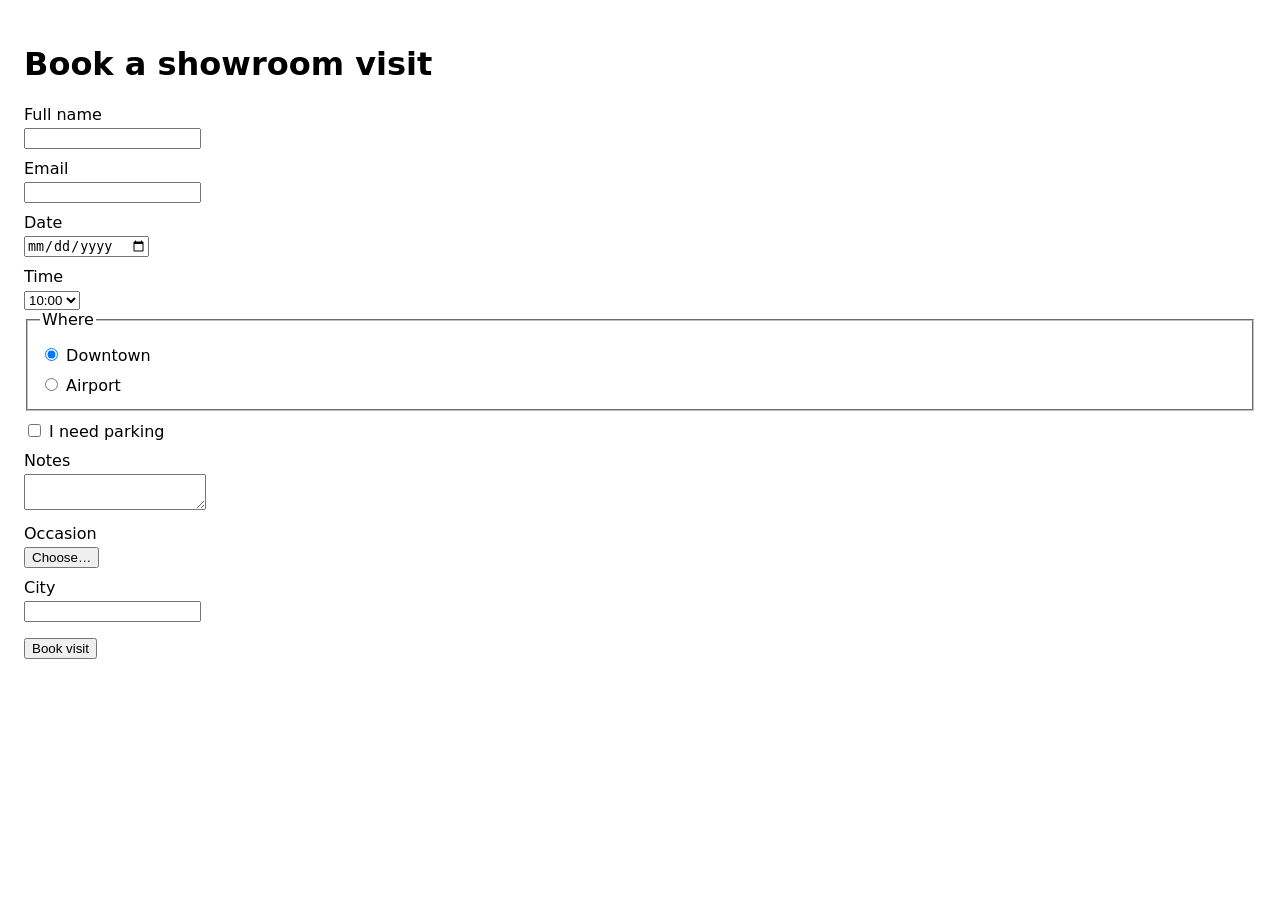
<file: tests/site/book.html>
<!doctype html>
<html lang="en"><head><meta charset="utf-8"><title>Book a visit</title>
<style>
body { font: 16px system-ui, sans-serif; padding: 16px; }
label { display: block; margin: 10px 0 4px; }
[role=listbox] { border: 1px solid #ccc; margin: 0; padding: 0; list-style: none; width: 220px; }
[role=option] { padding: 6px; cursor: pointer; }
[role=option][aria-selected=true] { background: #def; }
#cities li { padding: 4px; }
#cities li.on { background: #def; }
</style></head>
<body>
<h1>Book a showroom visit</h1>
<form method="post" action="/book">
  <label for="name">Full name</label><input id="name" name="name" required>
  <label for="email">Email</label><input id="email" name="email" type="email">
  <label for="date">Date</label><input id="date" name="date" type="date">
  <label for="time">Time</label>
  <select id="time" name="time"><option>10:00</option><option>13:00</option><option>16:00</option></select>
  <fieldset><legend>Where</legend>
    <label><input type="radio" name="where" value="downtown" checked> Downtown</label>
    <label><input type="radio" name="where" value="airport"> Airport</label>
  </fieldset>
  <label><input type="checkbox" name="parking" value="yes"> I need parking</label>
  <label for="notes">Notes</label><textarea id="notes" name="notes"></textarea>
  <label id="occ-l">Occasion</label>
  <button type="button" id="occ" aria-haspopup="listbox" aria-labelledby="occ-l occ">Choose…</button>
  <ul role="listbox" id="occ-list" hidden>
    <li role="option">New home</li><li role="option">Gift</li><li role="option">Just looking</li>
  </ul>
  <input type="hidden" name="occasion" id="occ-v">
  <label for="city">City</label><input id="city" name="city" autocomplete="off" role="combobox" aria-autocomplete="list">
  <ul id="cities" hidden></ul>
  <p><button type="submit">Book visit</button></p>
</form>
<script>
const occ = document.getElementById("occ"), list = document.getElementById("occ-list");
occ.onclick = () => { list.hidden = !list.hidden; };
for (const o of list.children) o.onclick = () => {
  for (const x of list.children) x.setAttribute("aria-selected", "false");
  o.setAttribute("aria-selected", "true"); occ.textContent = o.textContent; document.getElementById("occ-v").value = o.textContent; list.hidden = true;
};
const CITIES = ["Denver", "Dallas", "Detroit", "Boulder"], city = document.getElementById("city"), ul = document.getElementById("cities");
let hits = [], at = -1;
const draw = () => { ul.replaceChildren(...hits.map((c, i) => { const li = document.createElement("li"); li.textContent = c; if (i === at) li.className = "on"; return li; })); ul.hidden = !hits.length; };
city.addEventListener("input", () => { hits = CITIES.filter(c => c.toLowerCase().startsWith(city.value.toLowerCase()) && city.value); at = -1; draw(); });
city.addEventListener("keydown", e => {
  if (e.key === "ArrowDown" && hits.length) { at = Math.min(hits.length - 1, at + 1); draw(); e.preventDefault(); }
  if (e.key === "Enter" && at >= 0) { city.value = hits[at]; hits = []; draw(); e.preventDefault(); }
});
</script>
</body></html>
</file>
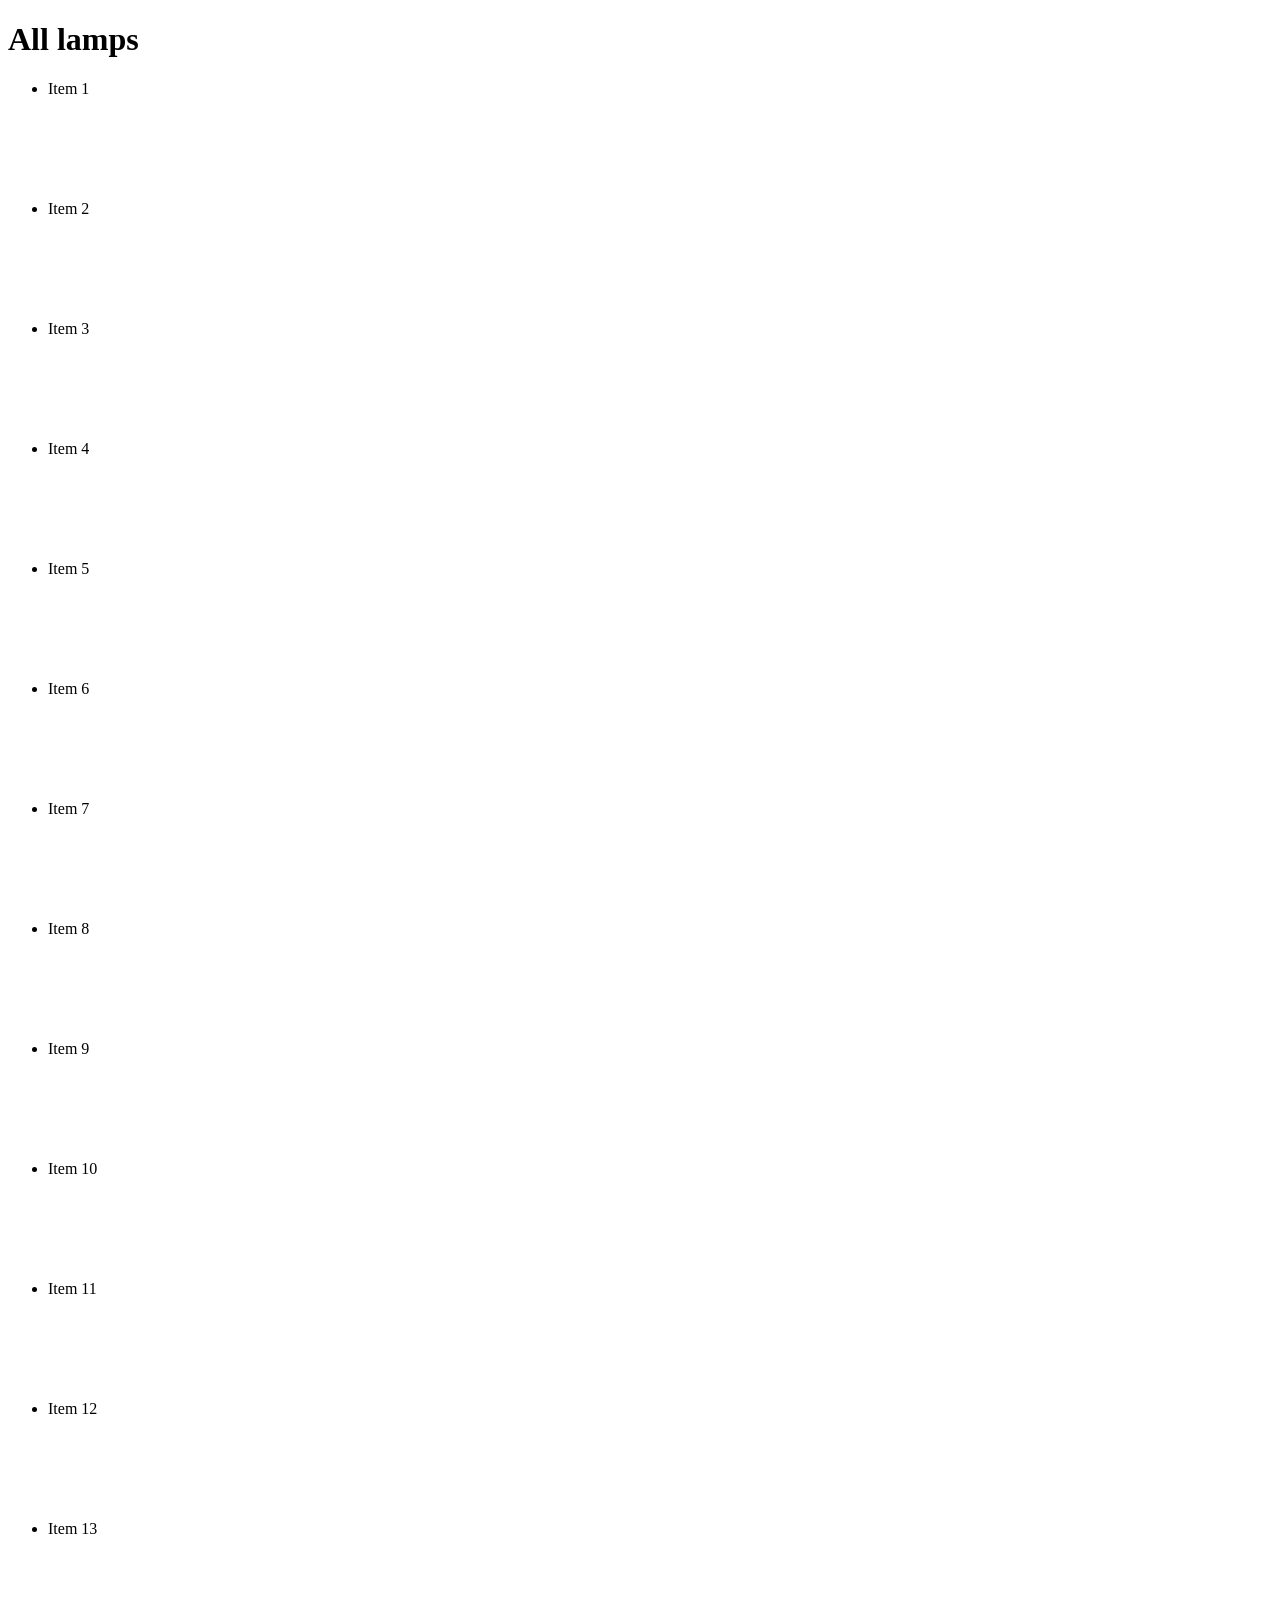
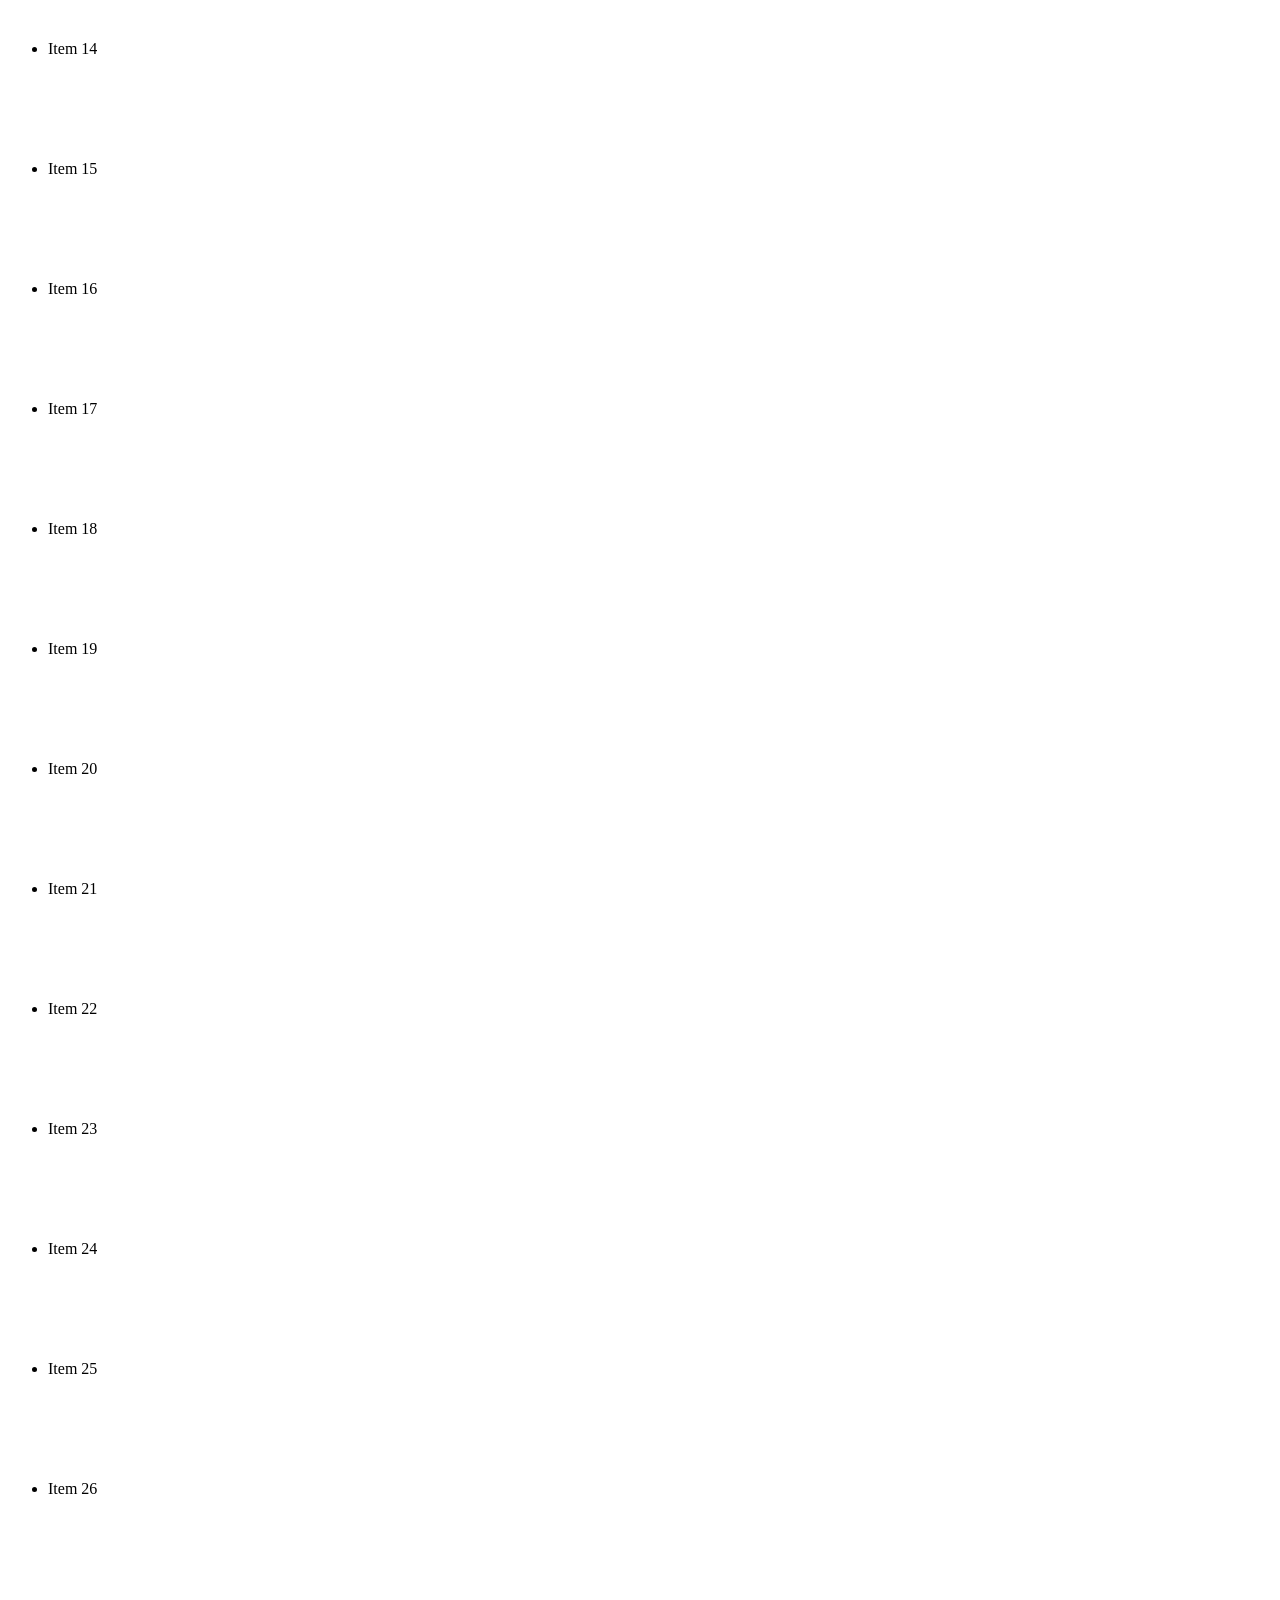
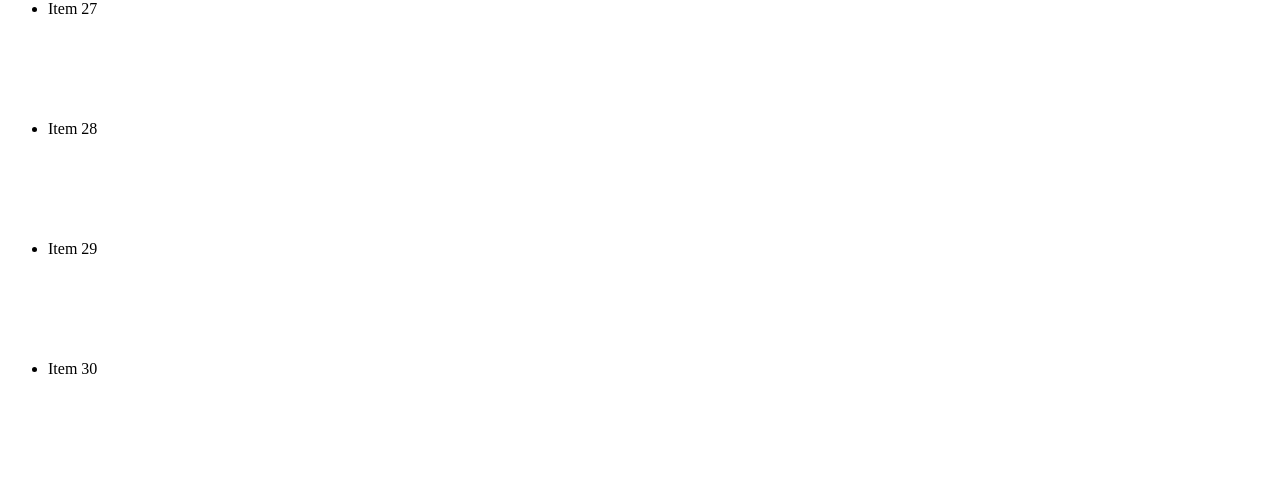
<file: tests/site/catalog.html>
<!doctype html><html><head><meta charset="utf-8"><title>Catalog</title><style>li { height: 120px; }</style></head><body>
<h1>All lamps</h1><ul id="l"></ul>
<script>
let n = 0; const l = document.getElementById("l");
const more = () => { for (let i = 0; i < 15 && n < 60; i++) { const li = document.createElement("li"); li.textContent = "Item " + (++n); l.append(li); } };
more();
addEventListener("scroll", () => { if (innerHeight + scrollY > document.body.scrollHeight - 200) more(); });
</script></body></html>
</file>
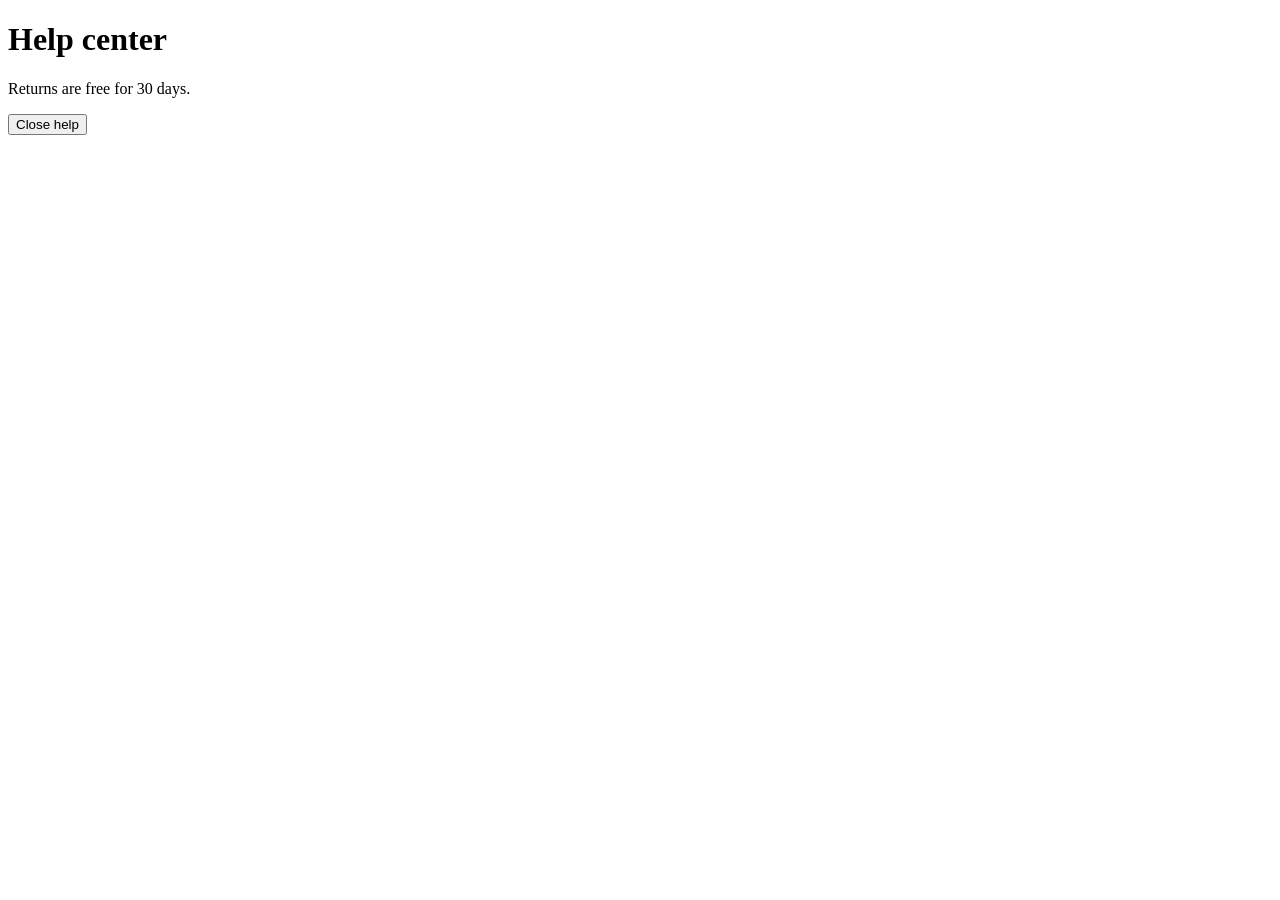
<file: tests/site/help.html>
<!doctype html><html><head><meta charset="utf-8"><title>Help</title></head><body><h1>Help center</h1><p>Returns are free for 30 days.</p>
<button type="button" onclick="window.close()">Close help</button></body></html>
</file>
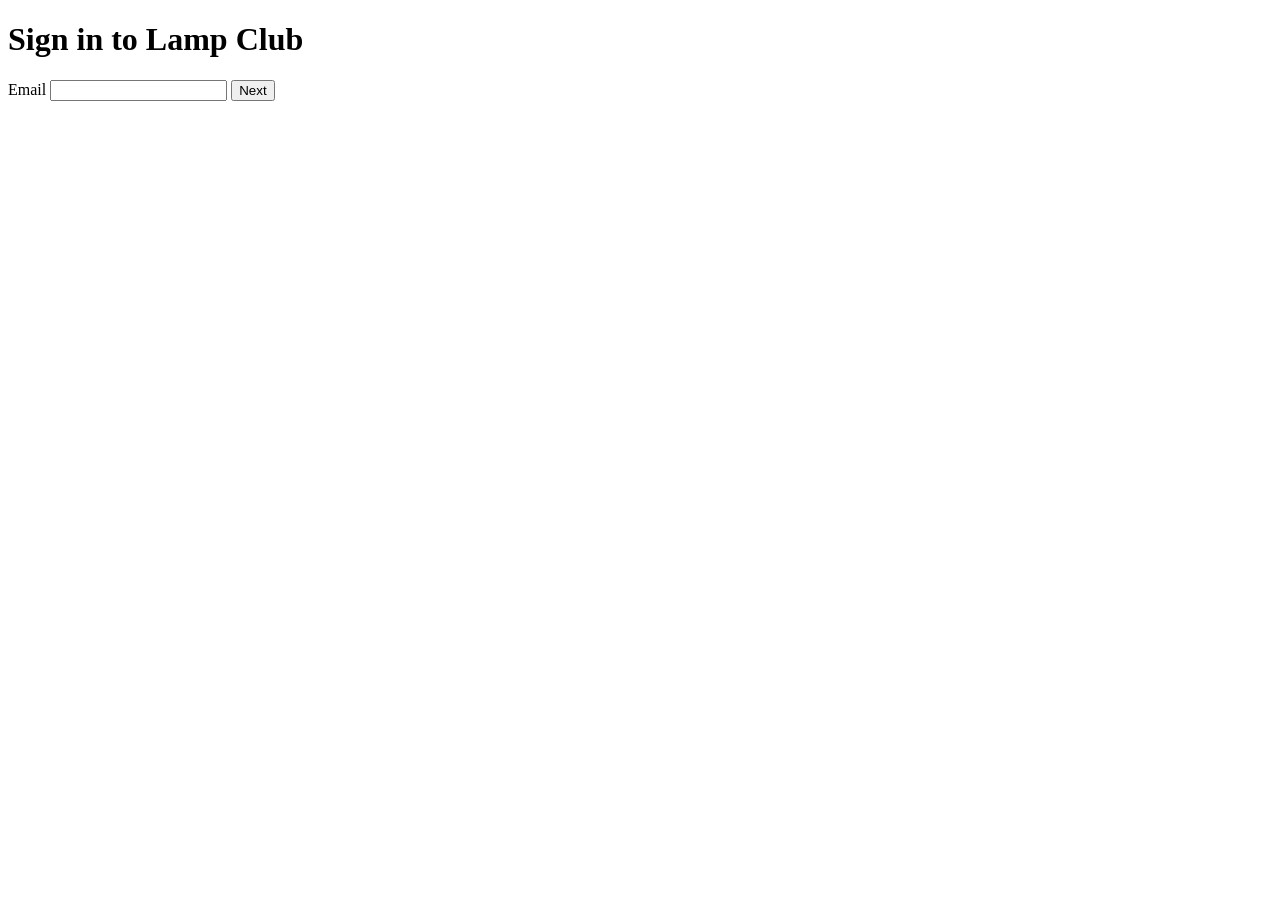
<file: tests/site/login.html>
<!doctype html><html><head><meta charset="utf-8"><title>Sign in</title></head><body><h1>Sign in to Lamp Club</h1>
<form action="/password.html" method="get"><label>Email <input type="email" name="email" autocomplete="username"></label>
<button type="submit">Next</button></form></body></html>
</file>
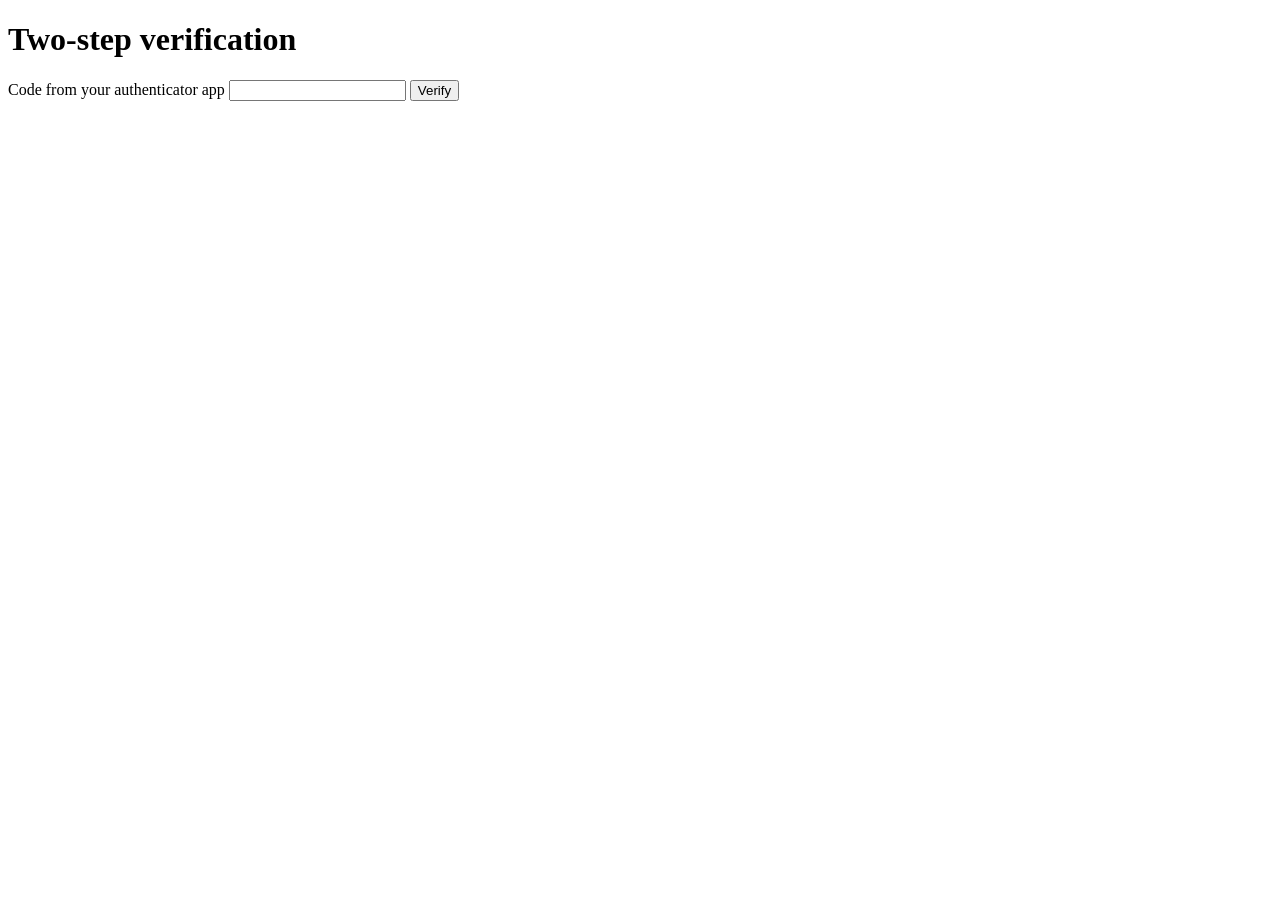
<file: tests/site/otp.html>
<!doctype html><html><head><meta charset="utf-8"><title>Verify</title></head><body><h1>Two-step verification</h1>
<form action="/verify" method="post"><label>Code from your authenticator app <input name="code" inputmode="numeric" autocomplete="one-time-code"></label>
<button type="submit">Verify</button></form></body></html>
</file>
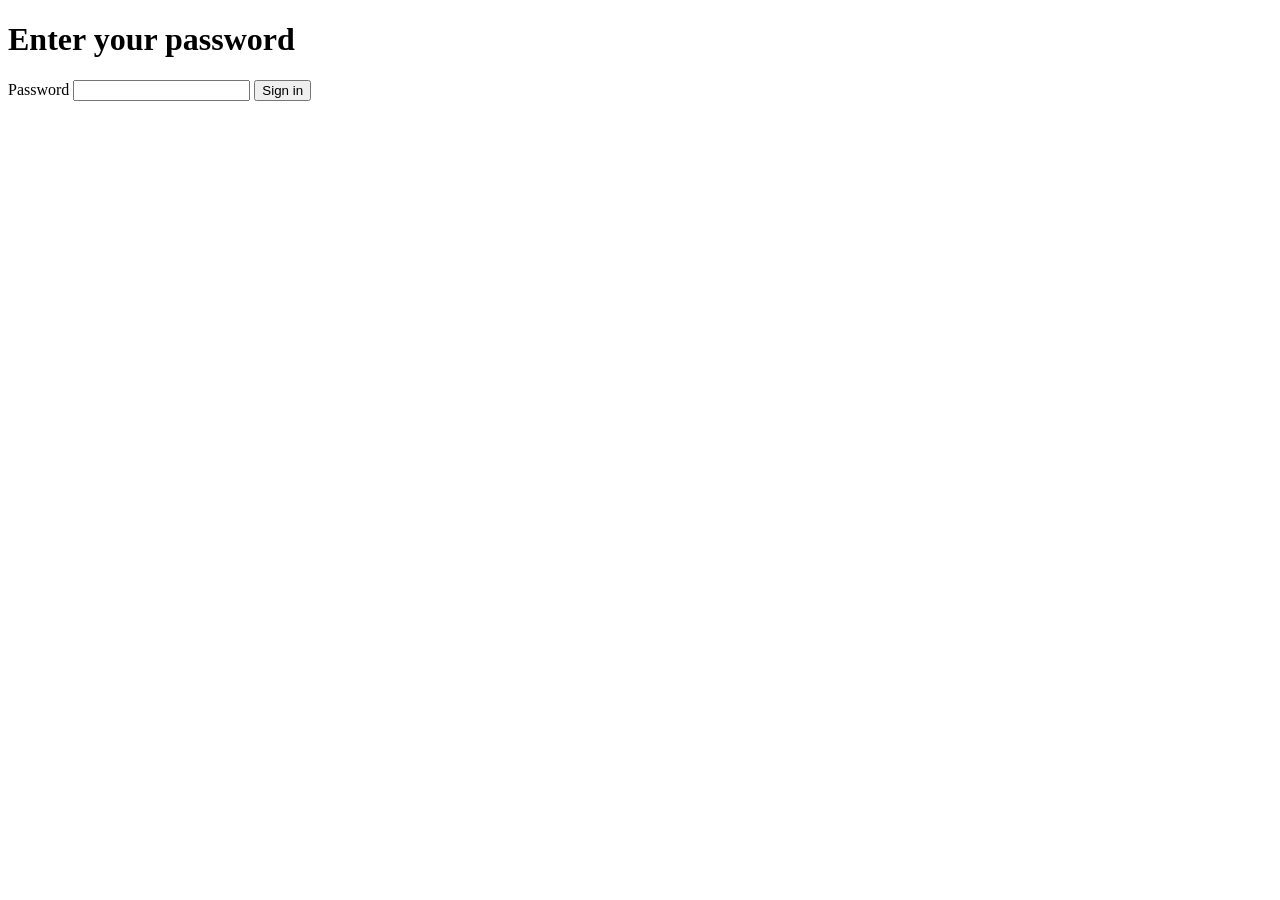
<file: tests/site/password.html>
<!doctype html><html><head><meta charset="utf-8"><title>Password</title></head><body><h1>Enter your password</h1>
<form action="/signin" method="post"><label>Password <input type="password" name="pw" autocomplete="current-password"></label>
<button type="submit">Sign in</button></form></body></html>
</file>
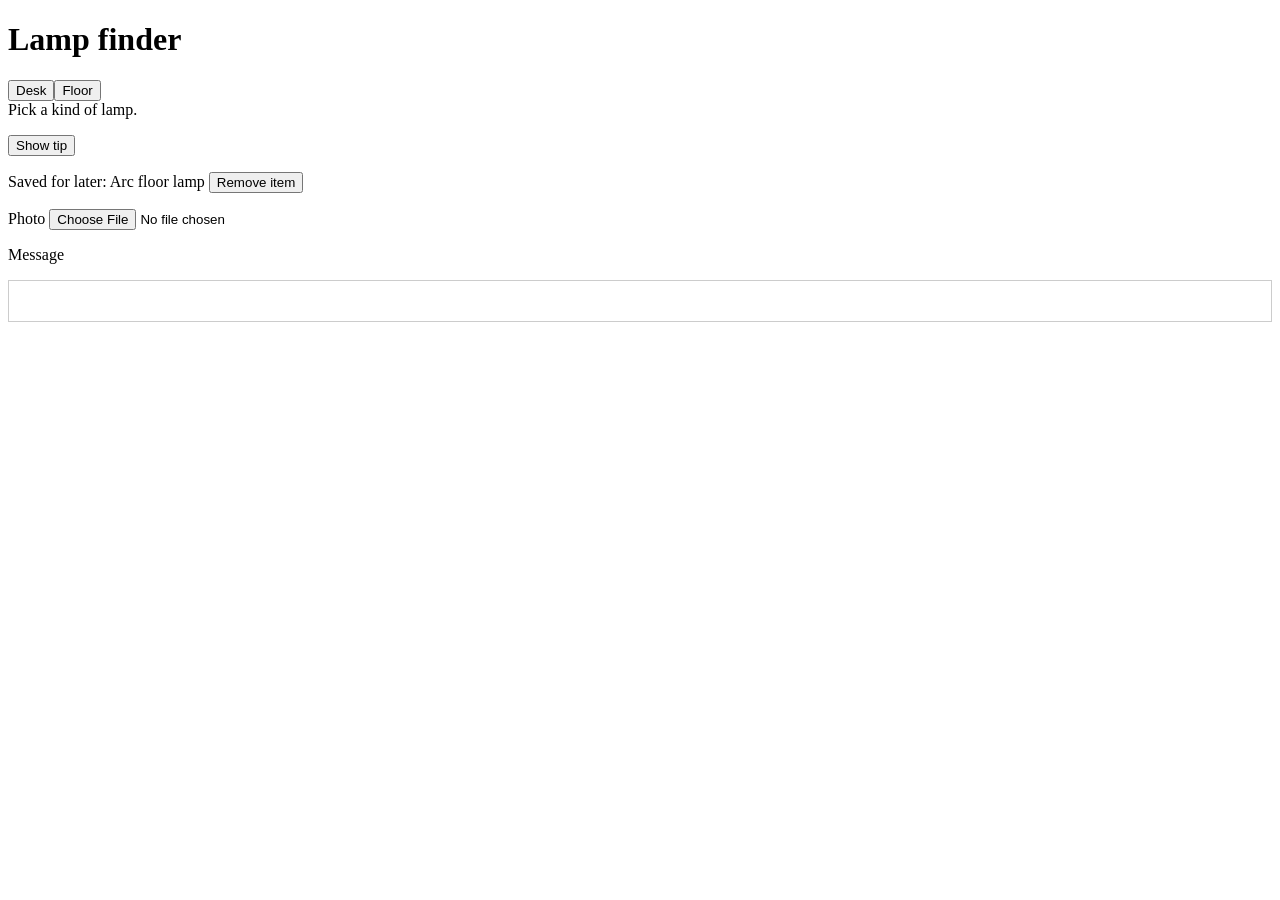
<file: tests/site/spa.html>
<!doctype html><html><head><meta charset="utf-8"><title>Lamp finder</title></head><body>
<h1>Lamp finder</h1>
<div role="tablist"><button role="tab" id="t1">Desk</button><button role="tab" id="t2">Floor</button></div>
<div id="panel">Pick a kind of lamp.</div>
<p id="slow"></p>
<button type="button" id="tip" onclick="alert('Tip: warm white is 2700K')">Show tip</button>
<p>Saved for later: Arc floor lamp <button type="button" id="rm" onclick="document.getElementById('st').textContent = confirm('Remove the Arc floor lamp?') ? 'Removed' : 'Kept'">Remove item</button> <span id="st"></span></p>
<label>Photo <input type="file" id="photo" accept="image/*"></label> <span id="file"></span>
<p><label id="msg-l">Message</label></p><div contenteditable="true" aria-labelledby="msg-l" id="msg" style="border:1px solid #ccc;min-height:40px"></div>
<script>
document.getElementById("t1").onclick = () => { document.getElementById("panel").textContent = "Desk lamps: Pixar Junior, Halo Mini"; };
document.getElementById("t2").onclick = () => {
  document.getElementById("panel").textContent = "Loading floor lamps…";
  setTimeout(() => { document.getElementById("panel").textContent = "Floor lamps: Arc, Tripod, Torchiere"; }, 2500);
};
document.getElementById("photo").onchange = e => { const f = e.target.files[0]; document.getElementById("file").textContent = f ? "Attached " + f.size + " bytes" : ""; };
</script></body></html>
</file>
